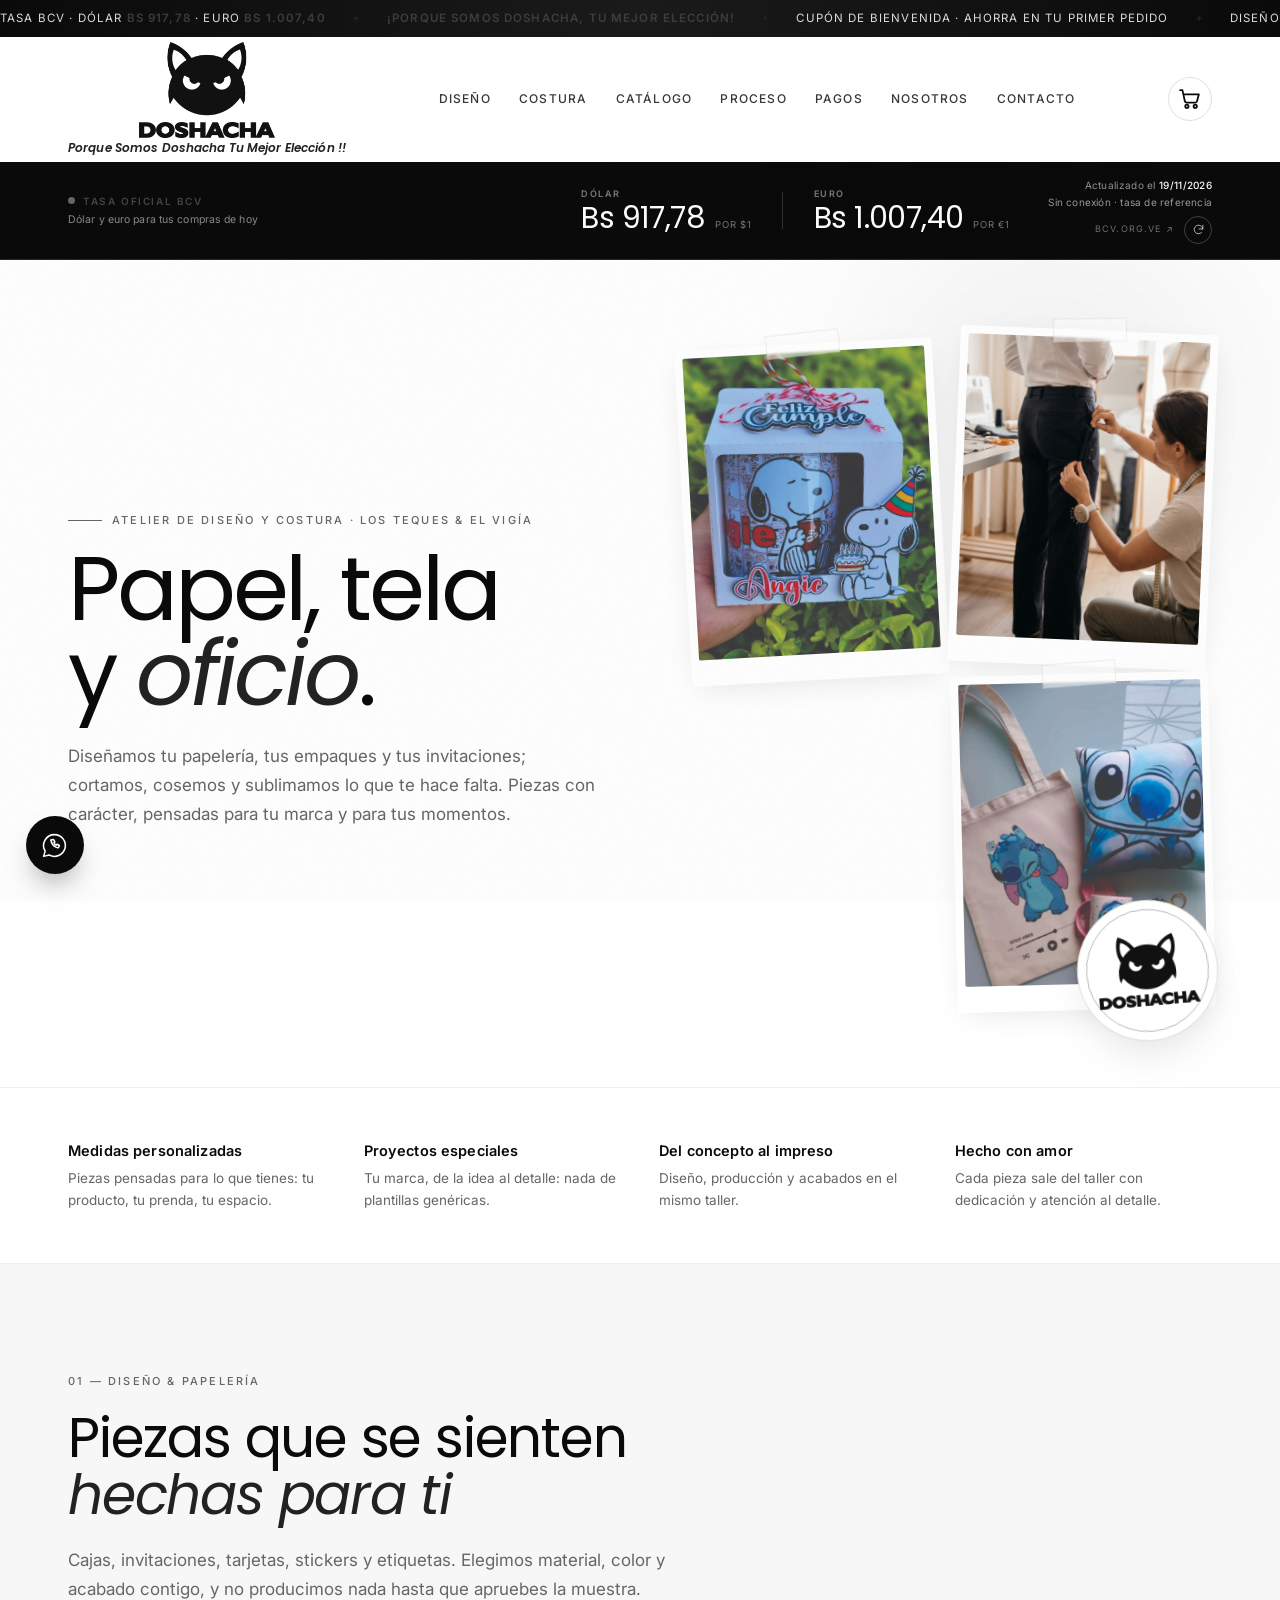
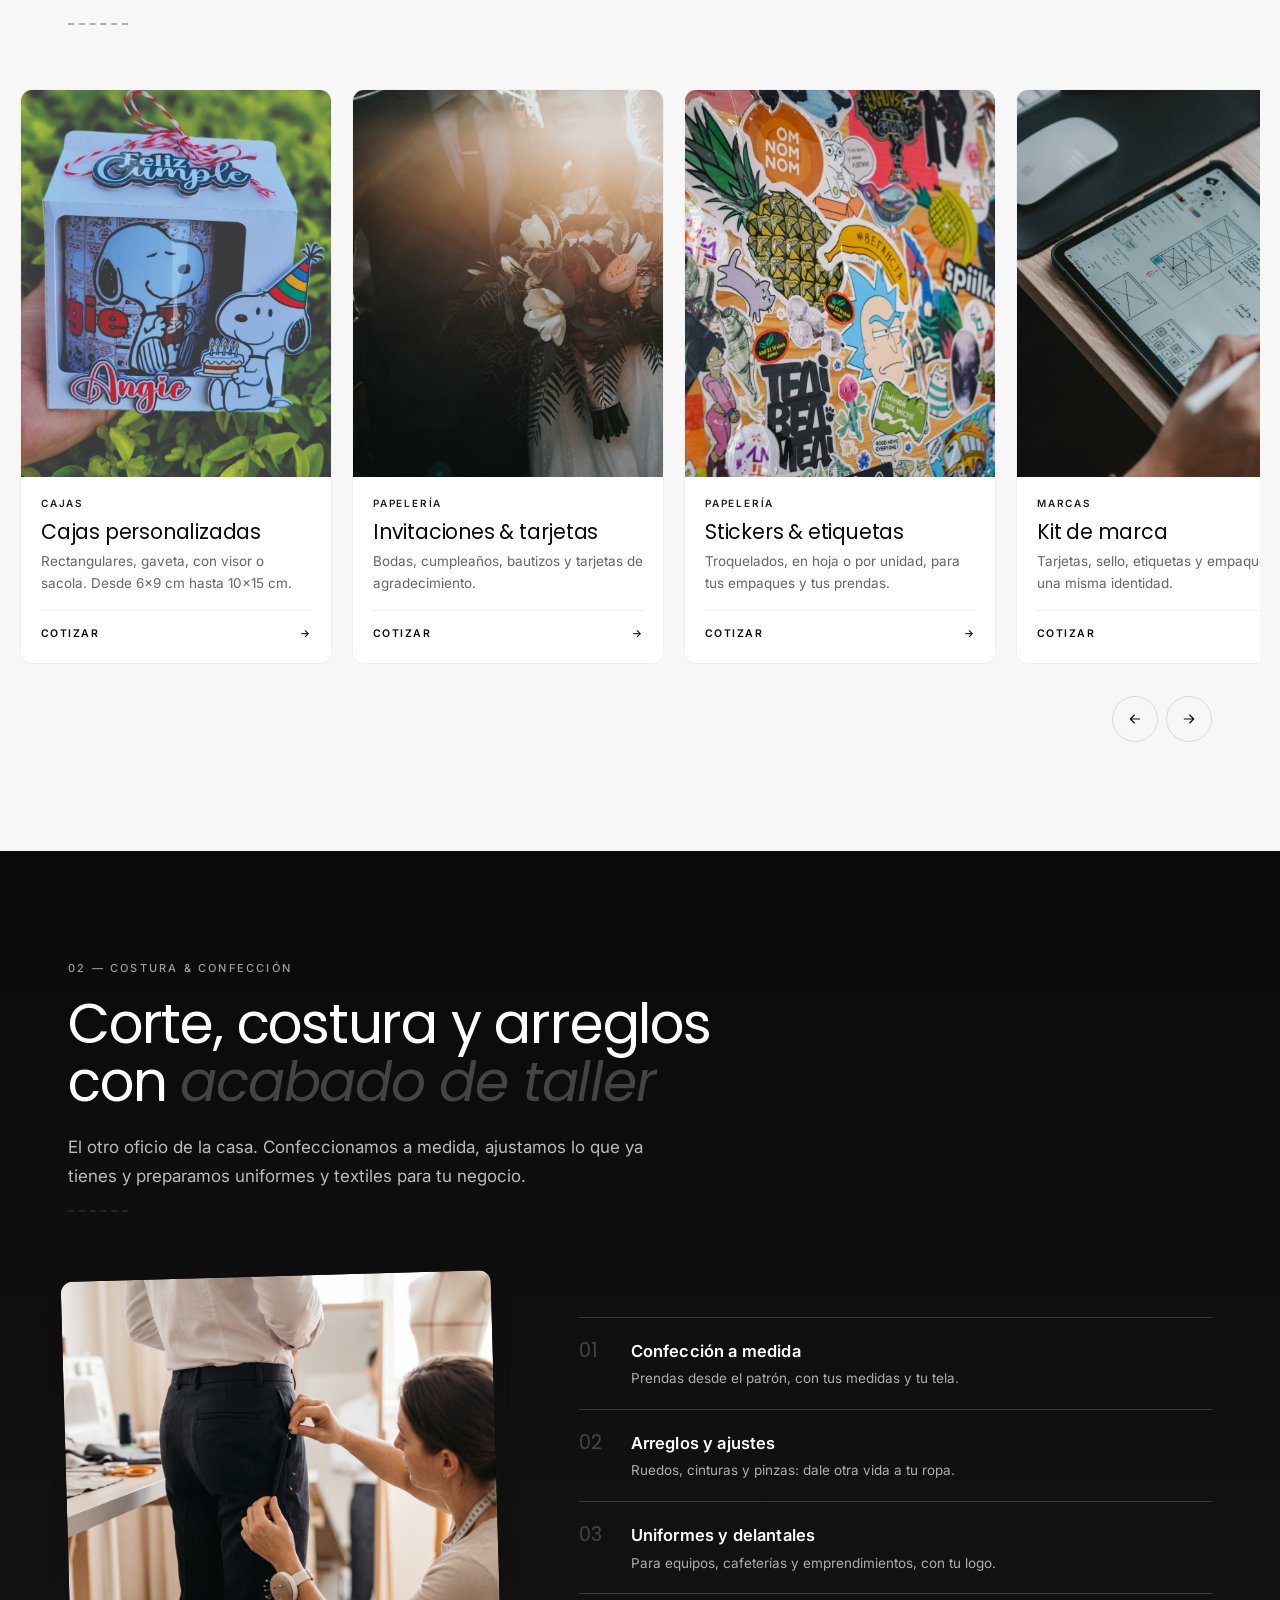
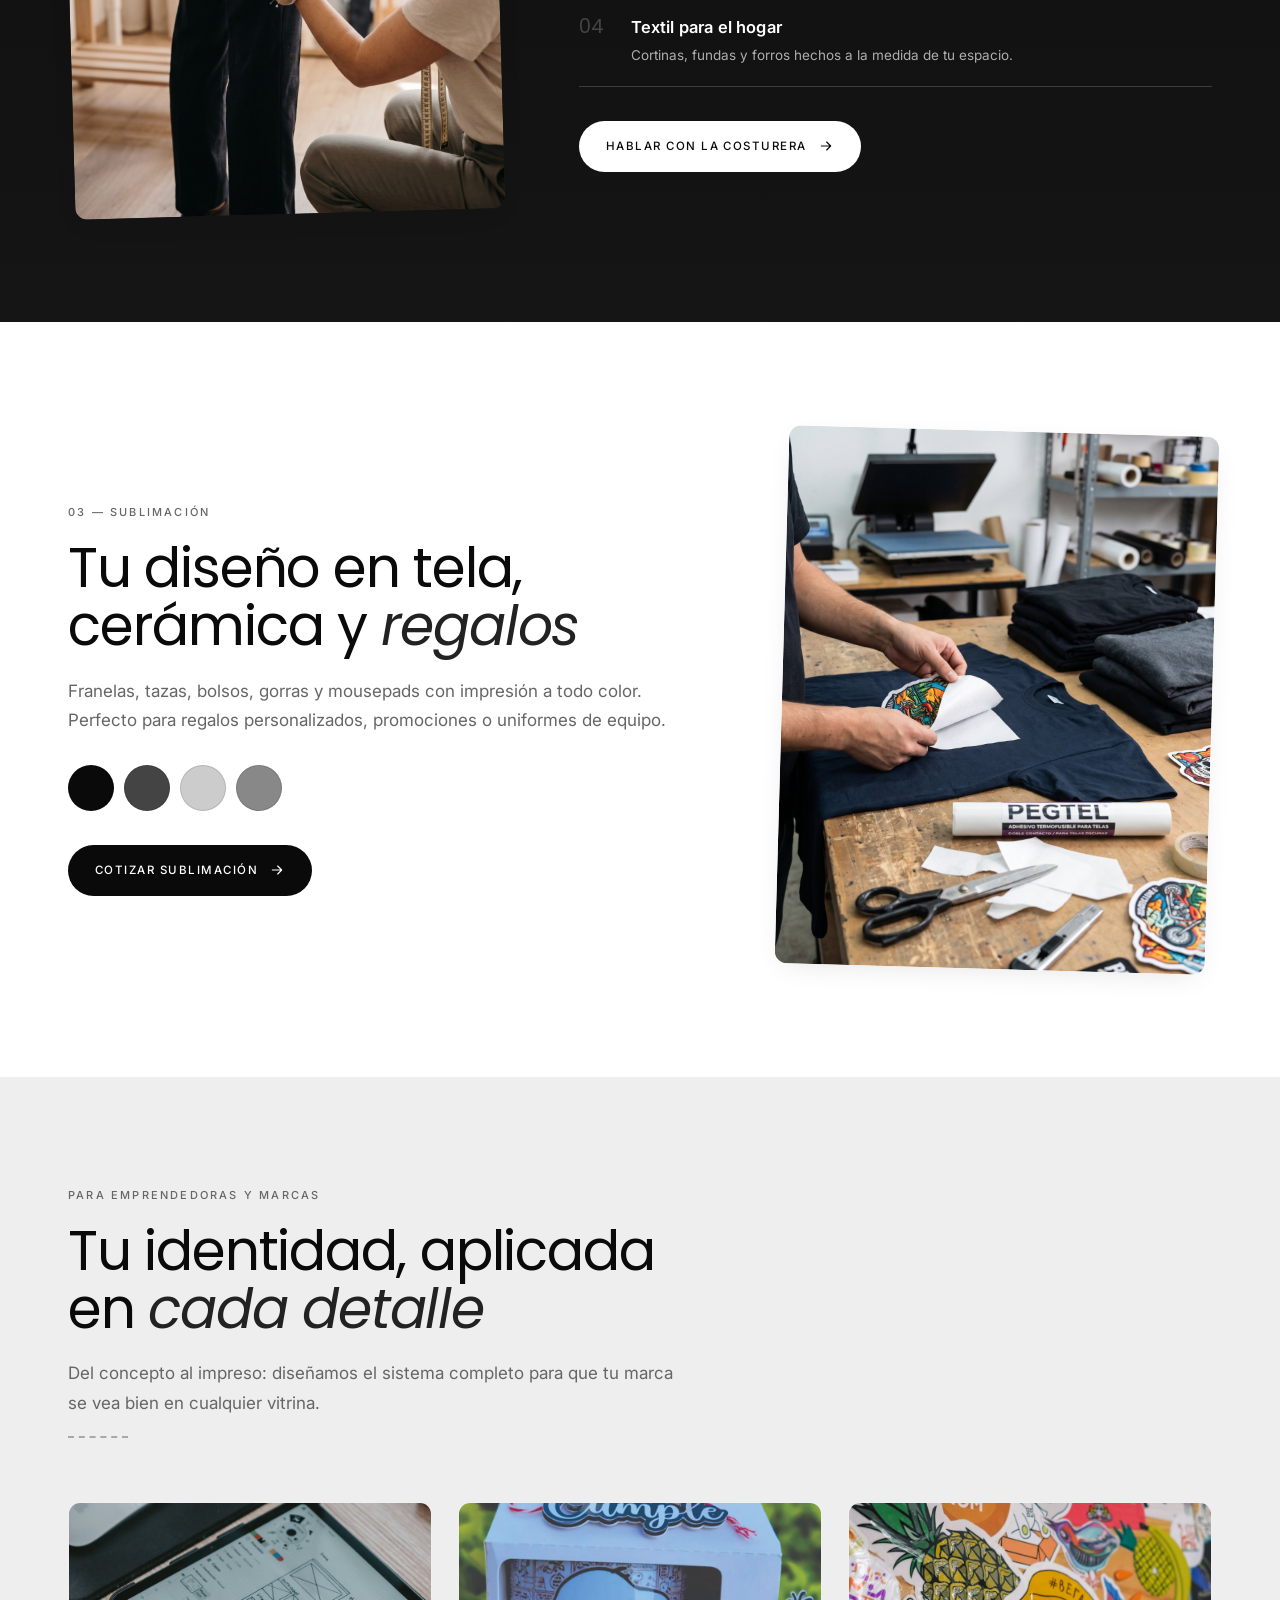
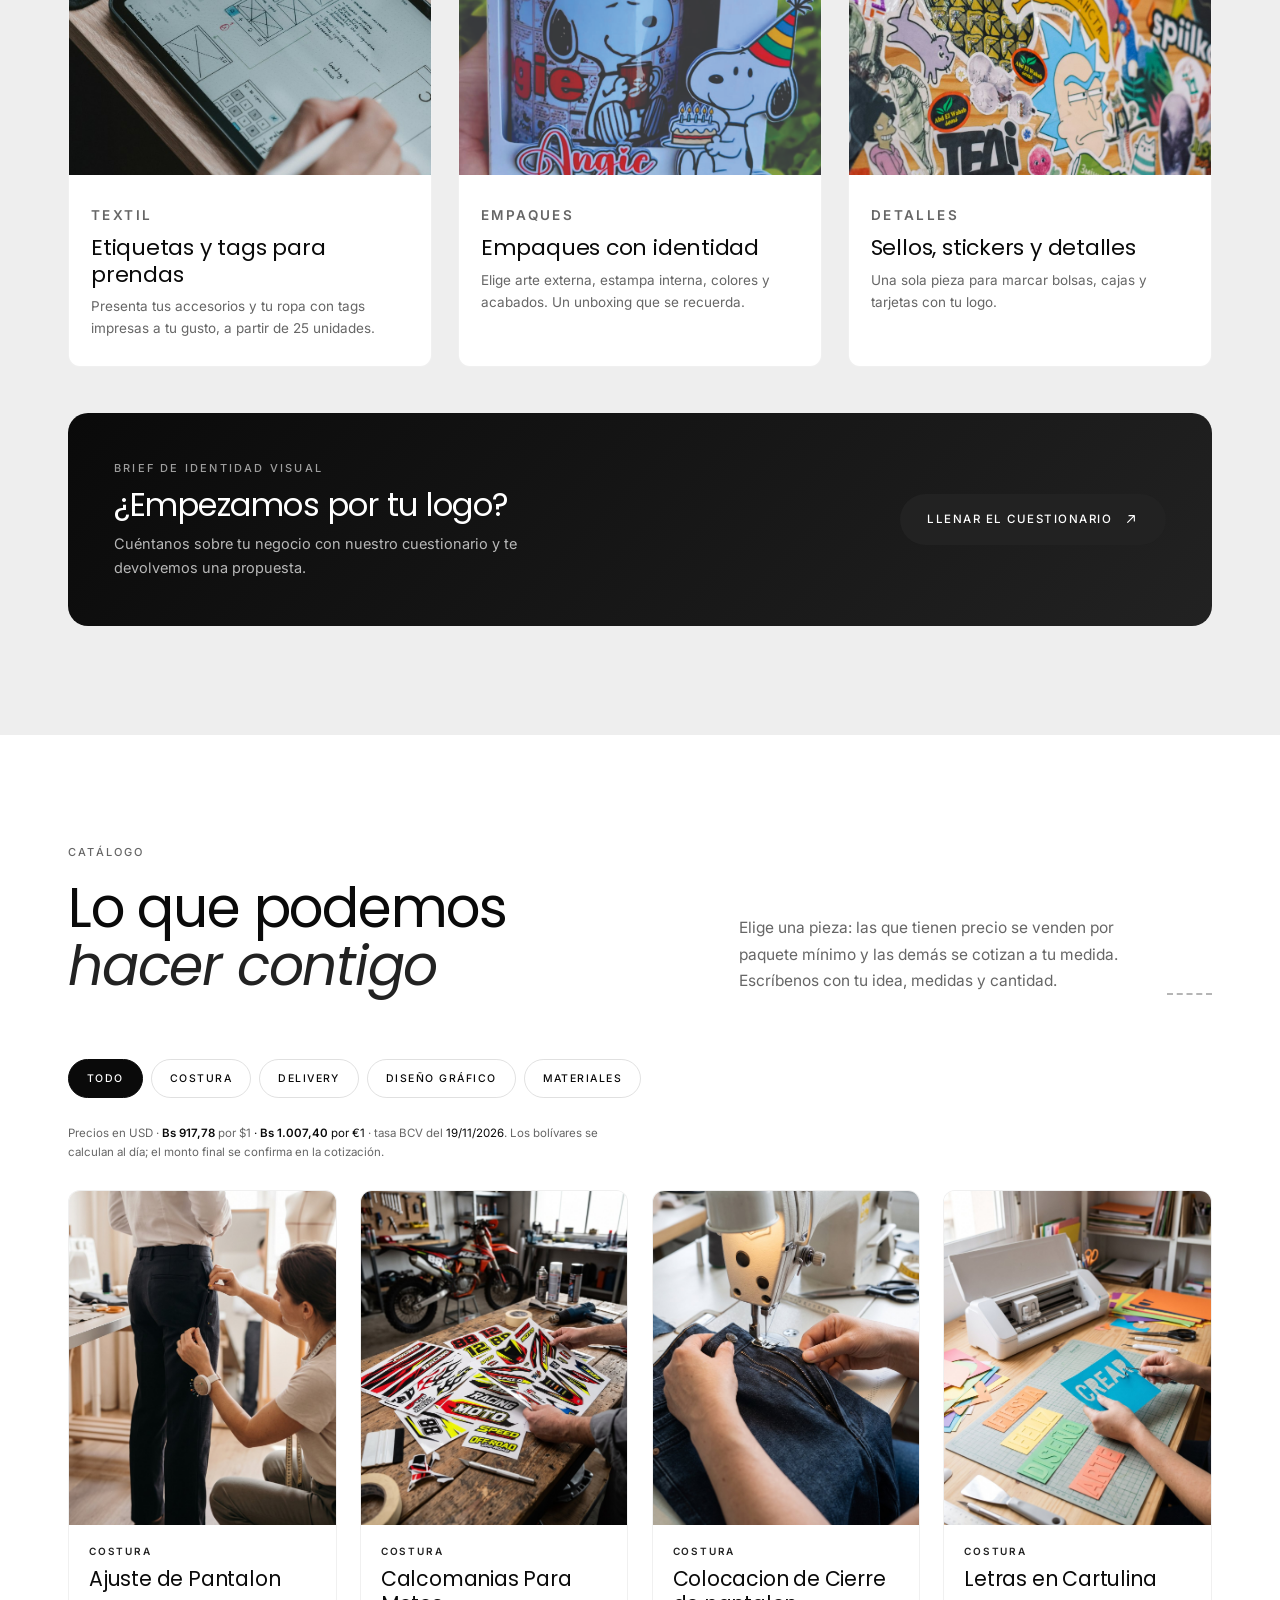
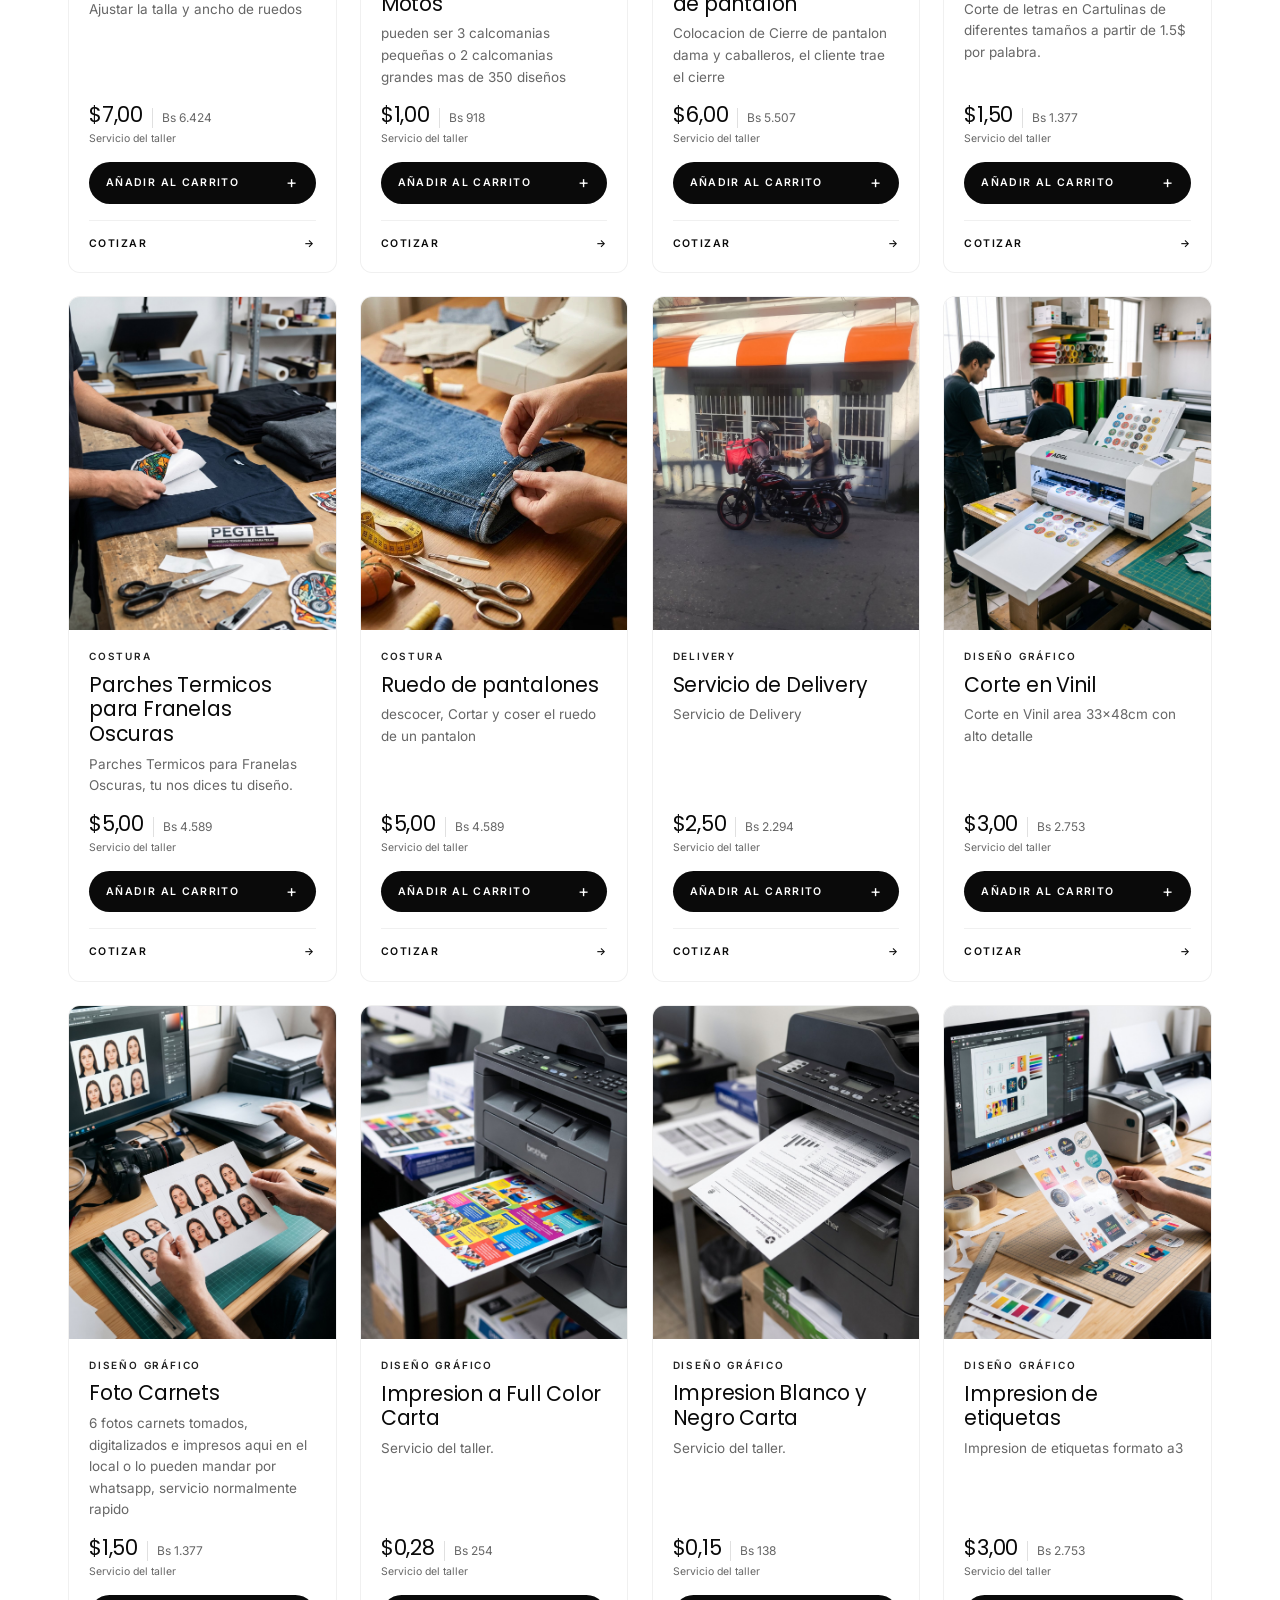
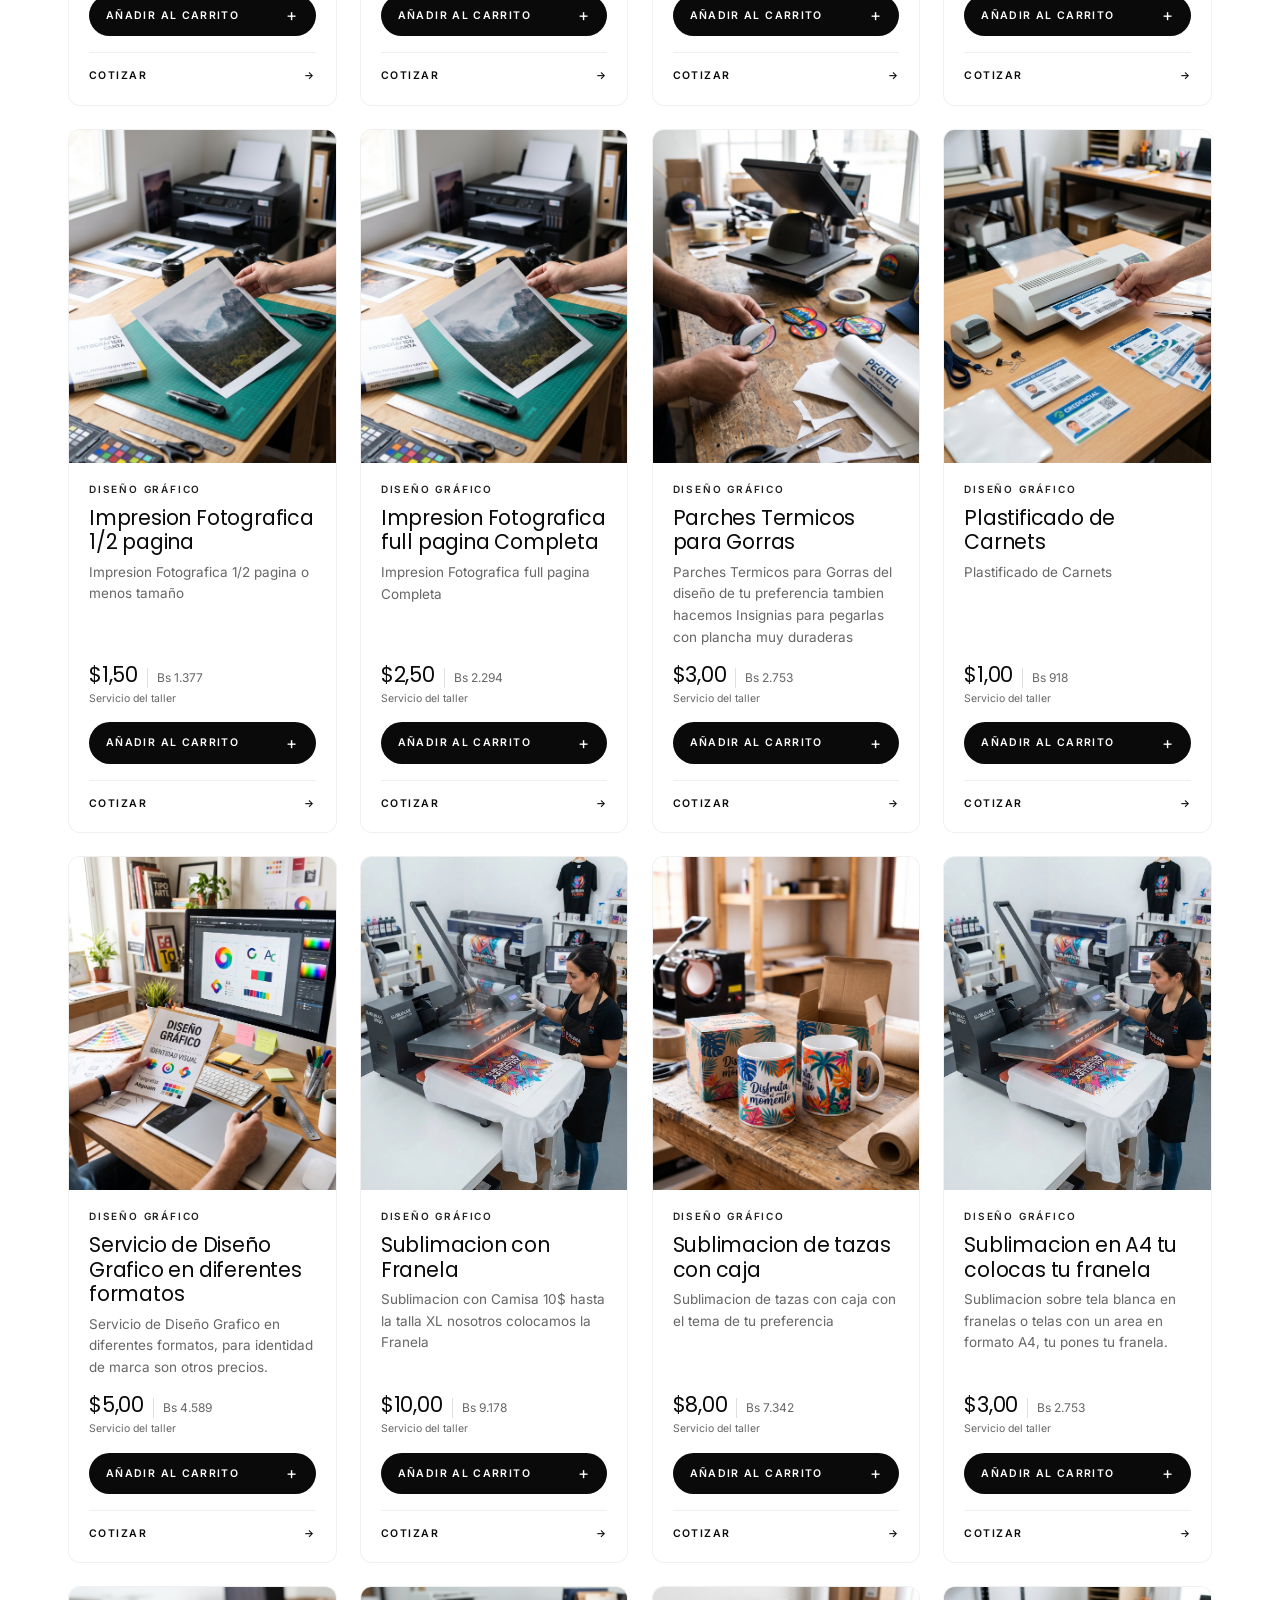
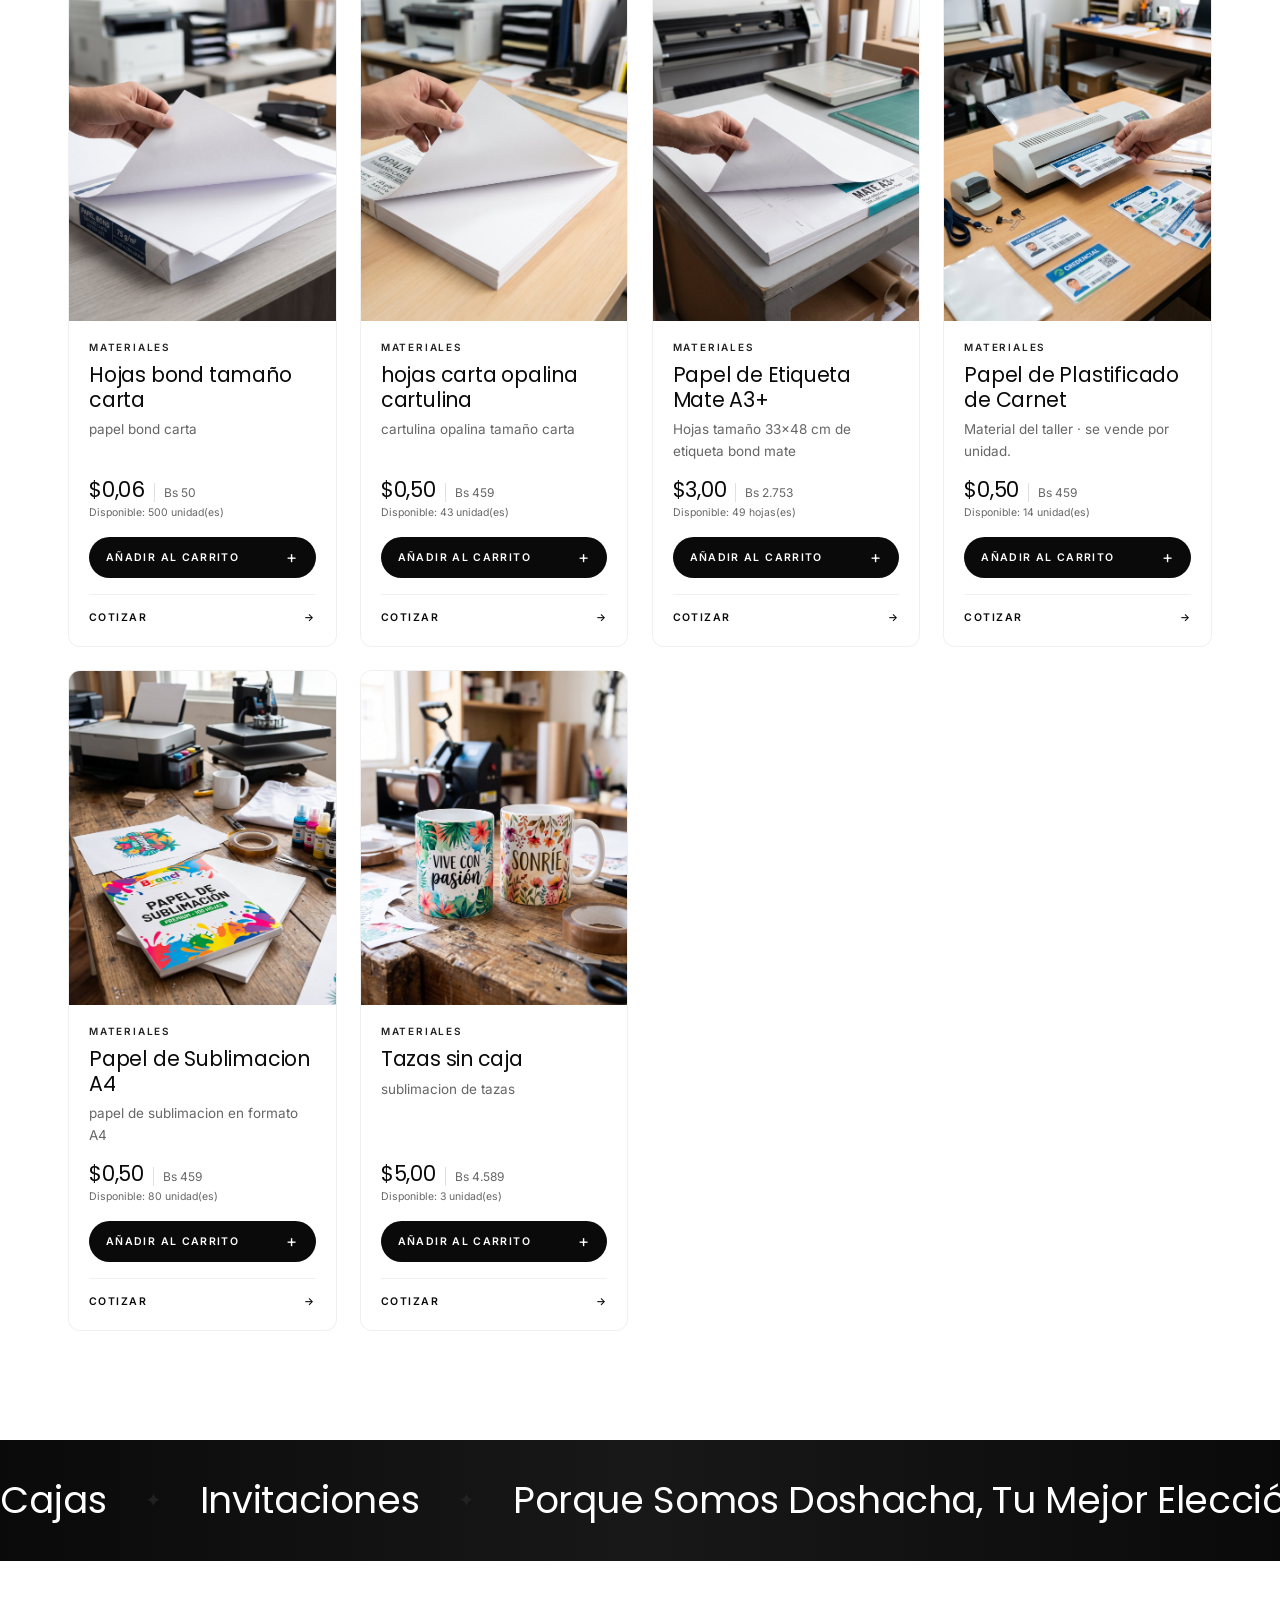
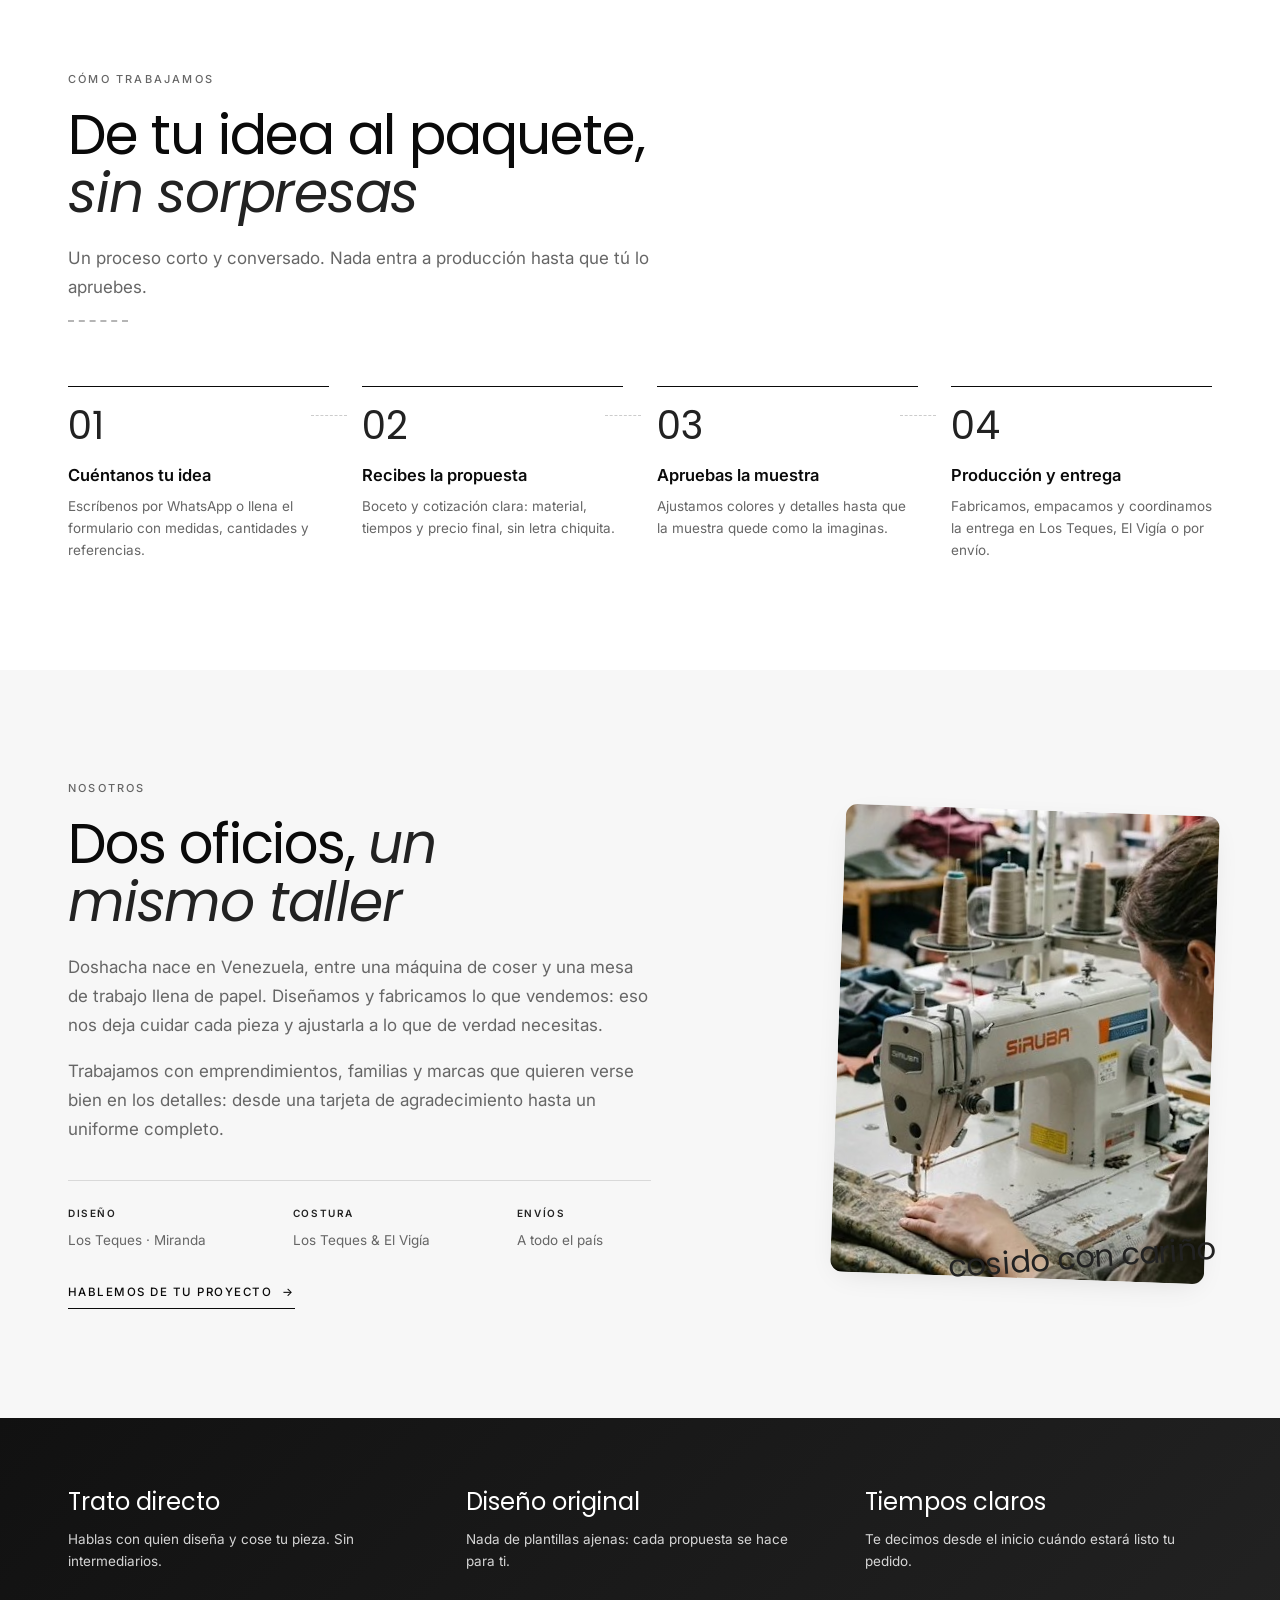
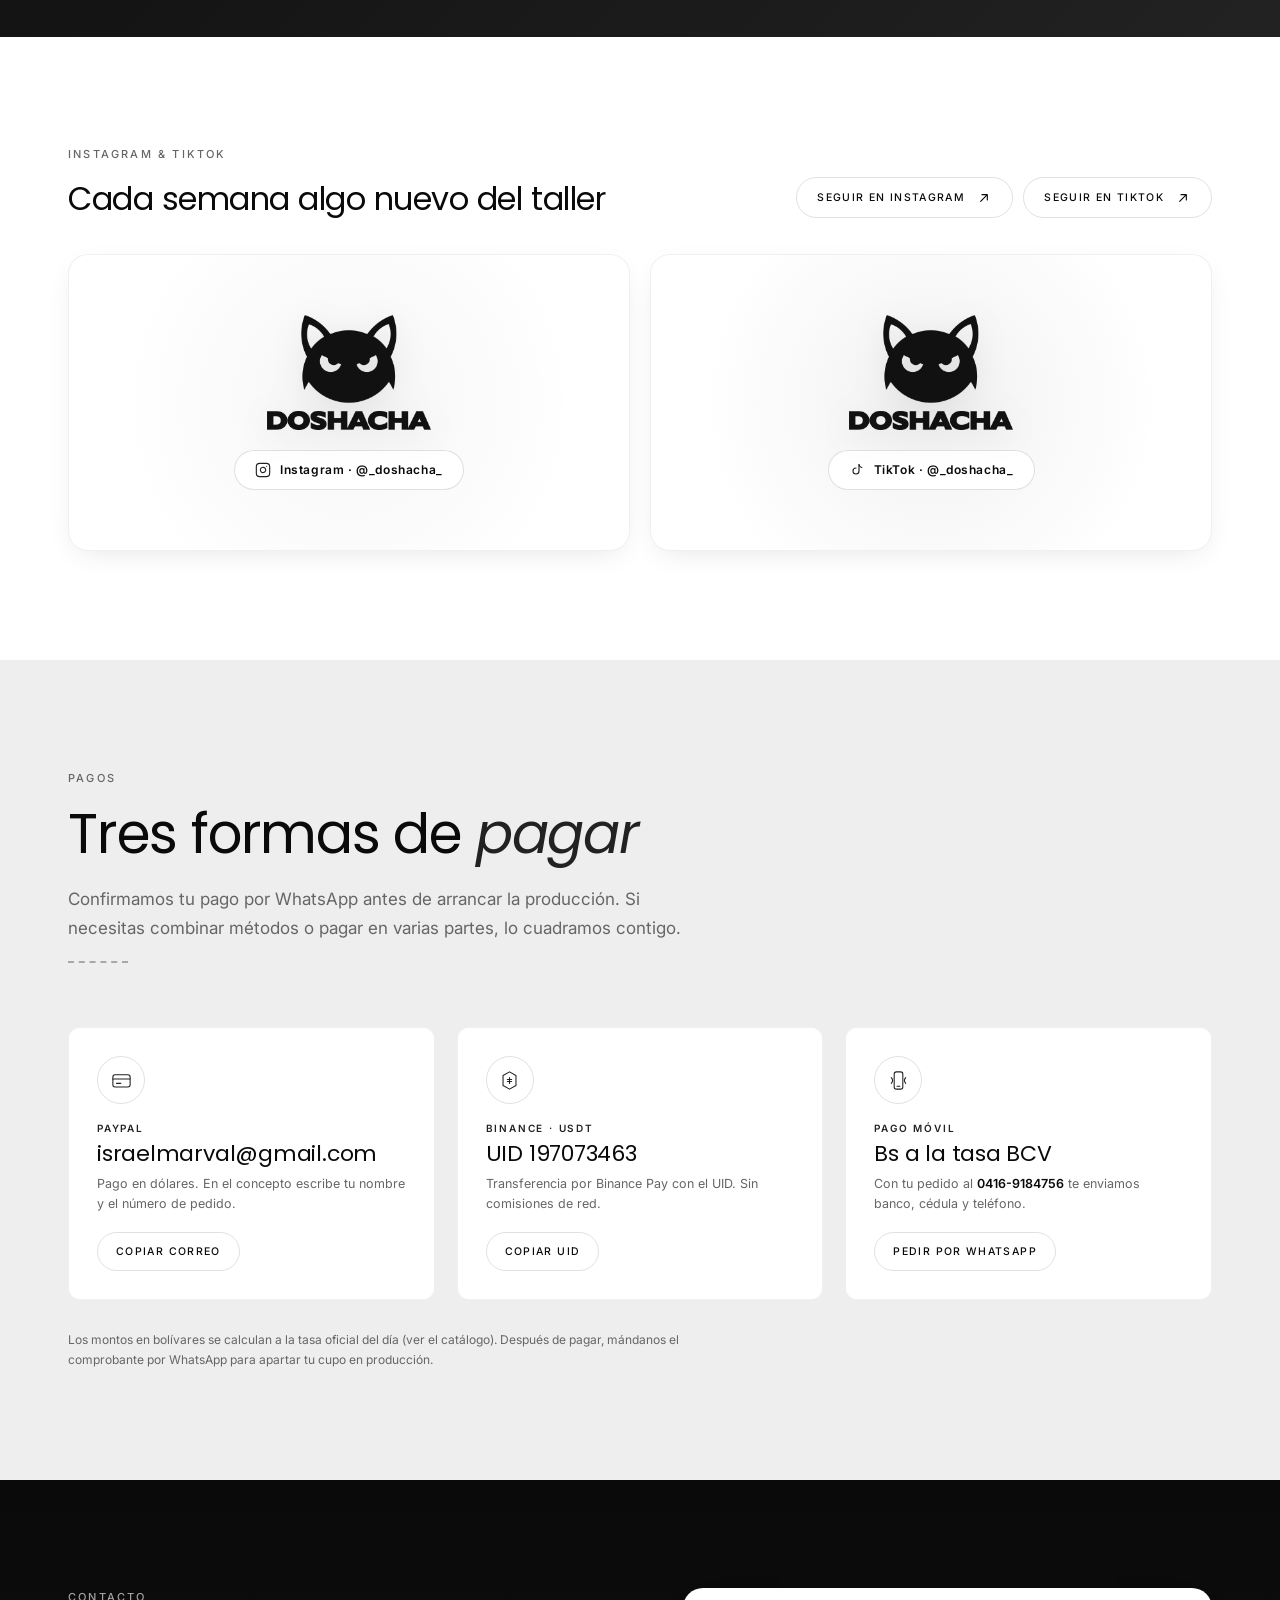
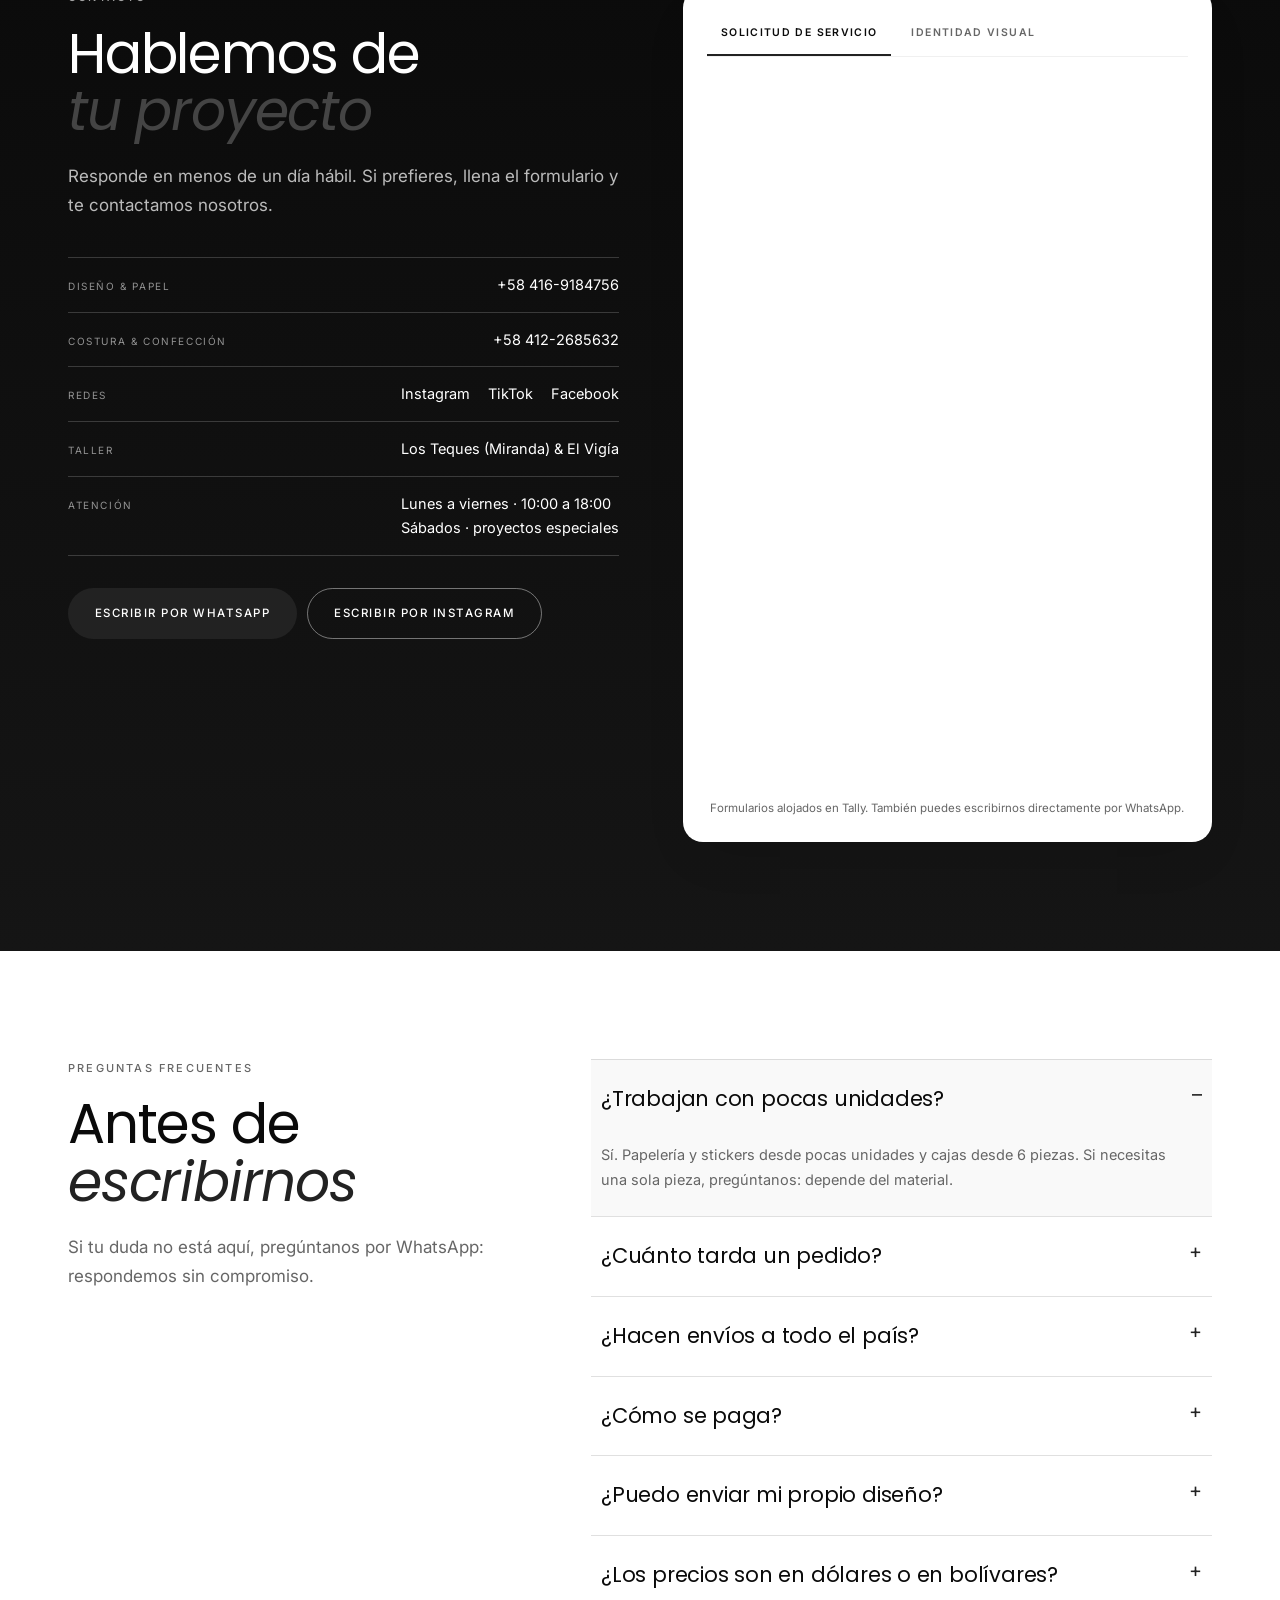
<file: index.html>
<!doctype html>
<html lang="es">
<head>
<meta charset="utf-8">
<meta name="viewport" content="width=device-width, initial-scale=1">
<title>Doshacha — Diseño, costura y sublimación a tu medida</title>
<meta name="google-site-verification" content="fh6dIG-adOJ_NnVVH2rAf3eCHCT3oXkECLjrv2FGBps">
<meta name="description" content="Papelería personalizada, cajas, invitaciones, stickers, sublimación y confección a medida. Un taller de diseño y costura en Los Teques y El Vigía. Envíos a todo el país.">
<meta name="theme-color" content="#ffffff">
<link rel="canonical" href="https://doshacha.github.io/">

<meta property="og:type" content="website">
<meta property="og:url" content="https://doshacha.github.io/">
<meta property="og:locale" content="es_VE">
<meta property="og:site_name" content="Doshacha">
<meta property="og:title" content="Doshacha — Diseño, costura y sublimación a tu medida">
<meta property="og:description" content="Papelería personalizada, empaques, invitaciones, sublimación y confección a medida. Hecho con amor, hecho para ti.">
<meta property="og:image" content="https://doshacha.github.io/assets/img/og-image.jpg">
<meta name="twitter:card" content="summary_large_image">

<link rel="icon" href="assets/img/favicon-64.png" sizes="64x64">
<link rel="apple-touch-icon" href="assets/img/icon-192.png">
<link rel="manifest" href="site.webmanifest">

<link rel="preconnect" href="https://fonts.googleapis.com">
<link rel="preconnect" href="https://fonts.gstatic.com" crossorigin>
<link href="https://fonts.googleapis.com/css2?family=Inter:wght@300;400;500;600&family=Poppins:wght@300;400;500;600&display=swap" rel="stylesheet">
<link rel="stylesheet" href="assets/css/styles.css">

<script type="application/ld+json">
{
  "@context": "https://schema.org",
  "@type": "LocalBusiness",
  "name": "Doshacha",
  "url": "https://doshacha.github.io/",
  "description": "Taller de diseño y costura: papelería personalizada, empaques, invitaciones, sublimación y confección a medida.",
  "image": "https://doshacha.github.io/assets/img/og-image.jpg",
  "telephone": ["+58 416 918 4756", "+58 412 268 5632"],
  "areaServed": ["Los Teques", "El Vigía", "Venezuela"],
  "paymentAccepted": "PayPal, Binance (USDT), Pago Móvil, Transferencia, Efectivo",
  "sameAs": [
    "https://www.instagram.com/_doshacha_",
    "https://www.tiktok.com/@_doshacha_",
    "https://www.facebook.com/61591918619129"
  ],
  "priceRange": "$$"
}
</script>
</head>
<body>
<a class="skip" href="#main">Saltar al contenido</a>
<div class="grain" aria-hidden="true"></div>

<!-- ================= AVISO SUPERIOR ================= -->
<div class="topbar" aria-hidden="false">
  <div class="topbar__track">
    <span class="topbar__item">Tasa BCV · dólar <strong data-tasa>Bs 916,65</strong><span data-tasa-euro-wrap> · euro <strong data-tasa-euro>Bs 1.007,39</strong></span></span>
    <span class="topbar__dot">✦</span>
    <span class="topbar__item"><strong>¡Porque Somos Doshacha, Tu Mejor Elección!</strong></span>
    <span class="topbar__dot">✦</span>
    <span class="topbar__item">Cupón de bienvenida · ahorra en tu primer pedido</span>
    <span class="topbar__dot">✦</span>
    <span class="topbar__item">Diseño · Costura · Sublimación</span>
    <span class="topbar__dot">✦</span>
    <span class="topbar__item">Los Teques &amp; El Vigía</span>
    <span class="topbar__dot">✦</span>
    <span class="topbar__item">Envíos a todo el país</span>
    <span class="topbar__dot">✦</span>
    <span class="topbar__item">Tasa BCV · dólar <strong data-tasa>Bs 916,65</strong><span data-tasa-euro-wrap> · euro <strong data-tasa-euro>Bs 1.007,39</strong></span></span>
    <span class="topbar__dot">✦</span>
    <span class="topbar__item"><strong>¡Porque Somos Doshacha, Tu Mejor Elección!</strong></span>
    <span class="topbar__dot">✦</span>
    <span class="topbar__item">Cupón de bienvenida · ahorra en tu primer pedido</span>
    <span class="topbar__dot">✦</span>
    <span class="topbar__item">Diseño · Costura · Sublimación</span>
    <span class="topbar__dot">✦</span>
    <span class="topbar__item">Los Teques &amp; El Vigía</span>
    <span class="topbar__dot">✦</span>
    <span class="topbar__item">Envíos a todo el país</span>
    <span class="topbar__dot">✦</span>
  </div>
</div>

<!-- ================= HEADER ================= -->
<header class="header" id="header">
  <div class="wrap header__inner">
    <a class="brand" href="#inicio" aria-label="Doshacha, inicio">
      <img class="brand__logo" src="assets/img/logo.png" alt="Doshacha" width="1794" height="1262">
      <span class="brand__slogan">Porque Somos Doshacha Tu Mejor Elección !!</span>
    </a>

    <nav class="nav" aria-label="Navegación principal">
      <a href="#diseno">Diseño</a>
      <a href="#costura">Costura</a>
      <a href="#catalogo">Catálogo</a>
      <a href="#proceso">Proceso</a>
      <a href="#pagos">Pagos</a>
      <a href="#nosotros">Nosotros</a>
      <a href="#contacto">Contacto</a>
    </nav>

    <div class="header__actions">
      <button class="cart-toggle"
              id="cartToggle"
              type="button"
              data-cart-open
              aria-haspopup="dialog"
              aria-controls="cartDrawer"
              aria-label="Abrir carrito de compras"
              title="Carrito de compras">
        <svg viewBox="0 0 24 24" aria-hidden="true" class="ico">
          <path d="M3 4h2.2l2.3 10.4a2 2 0 0 0 2 1.6h7.8a2 2 0 0 0 1.9-1.4L21 8H6"/>
          <circle cx="9.5" cy="19.5" r="1.6"/>
          <circle cx="17.5" cy="19.5" r="1.6"/>
        </svg>
        <span class="cart-toggle__count" id="cartCount" hidden>0</span>
      </button>
      <button class="burger" id="burger" aria-label="Abrir menú" aria-expanded="false" aria-controls="drawer">
        <span></span><span></span>
      </button>
    </div>
  </div>
  <div class="scroll-progress" id="scrollProgress" aria-hidden="true"></div>
</header>

<!-- ================= TASAS BCV ================= -->
<section class="rateboard" id="tasas" aria-label="Tasas oficiales del Banco Central de Venezuela">
  <div class="wrap rateboard__inner">
    <div class="rateboard__intro">
      <span class="rateboard__badge"><span class="rateboard__live" aria-hidden="true"></span> Tasa oficial BCV</span>
      <span class="rateboard__caption">Dólar y euro para tus compras de hoy</span>
    </div>

    <div class="rateboard__rates" aria-live="polite">
      <div class="rateboard__item">
        <span class="rateboard__label">Dólar</span>
        <strong class="rateboard__value" data-tasa>Bs 916,65</strong>
        <span class="rateboard__unit">por $1</span>
      </div>
      <span class="rateboard__divider" aria-hidden="true"></span>
      <div class="rateboard__item" data-tasa-euro-wrap>
        <span class="rateboard__label">Euro</span>
        <strong class="rateboard__value" data-tasa-euro>Bs 1.007,39</strong>
        <span class="rateboard__unit">por €1</span>
      </div>
    </div>

    <div class="rateboard__meta">
      <div class="rateboard__stamp">
        <span class="rateboard__date">Actualizado el <b data-fecha>18/11/2026</b></span>
        <span class="rateboard__status" data-tasa-estado role="status" aria-live="polite">Consultando el BCV…</span>
      </div>
      <div class="rateboard__tools">
        <a class="rateboard__link" href="https://www.bcv.org.ve/" target="_blank" rel="noopener">bcv.org.ve <span aria-hidden="true">↗</span></a>
        <button class="rateboard__refresh" type="button" data-tasa-refresh aria-label="Actualizar las tasas del BCV" title="Actualizar las tasas">
          <svg viewBox="0 0 24 24" aria-hidden="true"><path d="M20 11a8 8 0 1 0-2.3 6.7"/><path d="M20 4v7h-7"/></svg>
        </button>
      </div>
    </div>
  </div>
</section>

<!-- ================= MENÚ MÓVIL ================= -->
<div class="drawer" id="drawer" aria-hidden="true">
  <nav class="drawer__nav" aria-label="Navegación móvil">
    <a href="#diseno"><span>01</span>Diseño &amp; Papelería</a>
    <a href="#costura"><span>02</span>Costura &amp; Confección</a>
    <a href="#sublimacion"><span>03</span>Sublimación</a>
    <a href="#catalogo"><span>04</span>Catálogo</a>
    <a href="#proceso"><span>05</span>Cómo trabajamos</a>
    <a href="#pagos"><span>06</span>Pagos</a>
    <a href="#nosotros"><span>07</span>Nosotros</a>
    <a href="#contacto"><span>08</span>Contacto</a>
  </nav>
  <div class="drawer__foot">
    <p class="drawer__slogan">Porque Somos Doshacha · Tu Mejor Elección !!</p>
    <a class="btn btn--clay" href="https://wa.me/584169184756" target="_blank" rel="noopener">WhatsApp Diseño · 0416-9184756</a>
    <a class="btn btn--line" href="https://wa.me/584122685632" target="_blank" rel="noopener">WhatsApp Costura · 0412-2685632</a>
    <div class="drawer__social">
      <a href="https://www.instagram.com/_doshacha_" target="_blank" rel="noopener">Instagram</a>
      <a href="https://www.tiktok.com/@_doshacha_" target="_blank" rel="noopener">TikTok</a>
      <a href="https://www.facebook.com/61591918619129" target="_blank" rel="noopener">Facebook</a>
    </div>
  </div>
</div>

<main id="main">

<!-- ================= HERO ================= -->
<section class="hero" id="inicio">
  <div class="wrap hero__grid">
    <div class="hero__copy">
      <p class="eyebrow eyebrow--line">Atelier de diseño y costura · Los Teques &amp; El Vigía</p>
      <h1 class="hero__title">Papel, tela y <em>oficio</em>.</h1>
      <p class="lede">
        Diseñamos tu papelería, tus empaques y tus invitaciones; cortamos, cosemos y sublimamos lo que
        te hace falta. Piezas con carácter, pensadas para tu marca y para tus momentos.
      </p>

    </div>

    <div class="hero__art">
      <figure class="poster poster--a" aria-hidden="true"><img src="assets/img/fotos/cajas.jpg" alt="" width="900" height="1125"></figure>
      <figure class="poster poster--b" aria-hidden="true"><img src="assets/img/fotos/srv-14b3865d37394d0f91ceeed867fe65cd.jpg" alt="" width="900" height="1125"></figure>
      <figure class="poster poster--c" aria-hidden="true"><img src="assets/img/fotos/evento.jpg" alt="" width="900" height="1125"></figure>
      <figure class="hero__signature">
        <img src="assets/img/logo.png" alt="Doshacha" width="1794" height="1262">
      </figure>
    </div>
  </div>
</section>

<!-- ================= BENEFICIOS ================= -->
<section class="benefits" aria-label="Lo que nos distingue">
  <div class="wrap benefits__grid">
    <div class="benefit">
      <h3>Medidas personalizadas</h3>
      <p>Piezas pensadas para lo que tienes: tu producto, tu prenda, tu espacio.</p>
    </div>
    <div class="benefit">
      <h3>Proyectos especiales</h3>
      <p>Tu marca, de la idea al detalle: nada de plantillas genéricas.</p>
    </div>
    <div class="benefit">
      <h3>Del concepto al impreso</h3>
      <p>Diseño, producción y acabados en el mismo taller.</p>
    </div>
    <div class="benefit">
      <h3>Hecho con amor</h3>
      <p>Cada pieza sale del taller con dedicación y atención al detalle.</p>
    </div>
  </div>
</section>

<!-- ================= DISEÑO ================= -->
<section class="sec sec--paper" id="diseno">
  <div class="wrap">
    <div class="sec__head">
      <p class="eyebrow">01 — Diseño &amp; Papelería</p>
      <h2 class="h2">Piezas que se sienten <em>hechas para ti</em></h2>
      <p class="lede lede--narrow">
        Cajas, invitaciones, tarjetas, stickers y etiquetas. Elegimos material, color y acabado contigo,
        y no producimos nada hasta que apruebes la muestra.
      </p>
    </div>

    <div class="rail" data-rail>
      <article class="pcard">
        <a class="pcard__media" href="#catalogo"><img src="assets/img/fotos/cajas.jpg" alt="Cajas personalizadas con lazo y etiqueta" loading="lazy" width="900" height="1125"></a>
        <div class="pcard__body">
          <p class="pcard__cat">Cajas</p>
          <h3 class="pcard__title">Cajas personalizadas</h3>
          <p class="pcard__desc">Rectangulares, gaveta, con visor o sacola. Desde 6×9 cm hasta 10×15 cm.</p>
          <a class="pcard__cta" href="https://wa.me/584169184756?text=Hola%2C%20quiero%20cotizar%20cajas%20personalizadas." target="_blank" rel="noopener">Cotizar <span aria-hidden="true">→</span></a>
        </div>
      </article>

      <article class="pcard">
        <a class="pcard__media" href="#catalogo"><img src="assets/img/fotos/invitaciones.jpg" alt="Invitaciones y tarjetas impresas" loading="lazy" width="900" height="1125"></a>
        <div class="pcard__body">
          <p class="pcard__cat">Papelería</p>
          <h3 class="pcard__title">Invitaciones &amp; tarjetas</h3>
          <p class="pcard__desc">Bodas, cumpleaños, bautizos y tarjetas de agradecimiento.</p>
          <a class="pcard__cta" href="https://wa.me/584169184756?text=Hola%2C%20quiero%20cotizar%20invitaciones." target="_blank" rel="noopener">Cotizar <span aria-hidden="true">→</span></a>
        </div>
      </article>

      <article class="pcard">
        <a class="pcard__media" href="#catalogo"><img src="assets/img/fotos/stickers.jpg" alt="Stickers troquelados de Doshacha" loading="lazy" width="900" height="1125"></a>
        <div class="pcard__body">
          <p class="pcard__cat">Papelería</p>
          <h3 class="pcard__title">Stickers &amp; etiquetas</h3>
          <p class="pcard__desc">Troquelados, en hoja o por unidad, para tus empaques y tus prendas.</p>
          <a class="pcard__cta" href="https://wa.me/584169184756?text=Hola%2C%20quiero%20cotizar%20stickers%20o%20etiquetas." target="_blank" rel="noopener">Cotizar <span aria-hidden="true">→</span></a>
        </div>
      </article>

      <article class="pcard">
        <a class="pcard__media" href="#catalogo"><img src="assets/img/fotos/marca.jpg" alt="Kit de identidad visual para marcas" loading="lazy" width="900" height="1125"></a>
        <div class="pcard__body">
          <p class="pcard__cat">Marcas</p>
          <h3 class="pcard__title">Kit de marca</h3>
          <p class="pcard__desc">Tarjetas, sello, etiquetas y empaque con una misma identidad.</p>
          <a class="pcard__cta" href="https://wa.me/584169184756?text=Hola%2C%20quiero%20cotizar%20un%20kit%20de%20marca." target="_blank" rel="noopener">Cotizar <span aria-hidden="true">→</span></a>
        </div>
      </article>

      <article class="pcard">
        <a class="pcard__media" href="#catalogo"><img src="assets/img/fotos/evento.jpg" alt="Detalles y souvenirs para eventos" loading="lazy" width="900" height="1125"></a>
        <div class="pcard__body">
          <p class="pcard__cat">Papelería</p>
          <h3 class="pcard__title">Detalles &amp; souvenirs</h3>
          <p class="pcard__desc">Recuerdos y papelería coordinada para tu celebración.</p>
          <a class="pcard__cta" href="https://wa.me/584169184756?text=Hola%2C%20quiero%20cotizar%20detalles%20para%20un%20evento." target="_blank" rel="noopener">Cotizar <span aria-hidden="true">→</span></a>
        </div>
      </article>
    </div>

    <div class="rail__nav">
      <button class="rail__btn" data-rail-prev aria-label="Anterior"><svg viewBox="0 0 24 24" class="ico"><path d="M19 12H5M11 18l-6-6 6-6"/></svg></button>
      <button class="rail__btn" data-rail-next aria-label="Siguiente"><svg viewBox="0 0 24 24" class="ico"><path d="M5 12h14M13 6l6 6-6 6"/></svg></button>
    </div>
  </div>
</section>


<!-- ================= COSTURA ================= -->
<section class="sec sec--ink" id="costura">
  <div class="wrap">
    <div class="sec__head sec__head--light">
      <p class="eyebrow">02 — Costura &amp; Confección</p>
      <h2 class="h2">Corte, costura y arreglos con <em>acabado de taller</em></h2>
      <p class="lede lede--narrow">
        El otro oficio de la casa. Confeccionamos a medida, ajustamos lo que ya tienes y preparamos
        uniformes y textiles para tu negocio.
      </p>
    </div>

    <div class="feature__grid feature__grid--ink">
      <div class="feature__media feature__media--dark">
        <img src="assets/img/fotos/srv-14b3865d37394d0f91ceeed867fe65cd.jpg" alt="Hilo, botones y tela: costura a medida" loading="lazy" width="900" height="1125">
      </div>
      <div class="feature__copy">
        <ul class="sew">
          <li>
            <span class="sew__n">01</span>
            <div>
              <h3>Confección a medida</h3>
              <p>Prendas desde el patrón, con tus medidas y tu tela.</p>
            </div>
          </li>
          <li>
            <span class="sew__n">02</span>
            <div>
              <h3>Arreglos y ajustes</h3>
              <p>Ruedos, cinturas y pinzas: dale otra vida a tu ropa.</p>
            </div>
          </li>
          <li>
            <span class="sew__n">03</span>
            <div>
              <h3>Uniformes y delantales</h3>
              <p>Para equipos, cafeterías y emprendimientos, con tu logo.</p>
            </div>
          </li>
          <li>
            <span class="sew__n">04</span>
            <div>
              <h3>Textil para el hogar</h3>
              <p>Cortinas, fundas y forros hechos a la medida de tu espacio.</p>
            </div>
          </li>
        </ul>
        <a class="btn btn--paper" href="https://wa.me/584122685632?text=Hola%20Doshacha%2C%20quiero%20informaci%C3%B3n%20de%20costura." target="_blank" rel="noopener">
          Hablar con la costurera
          <svg viewBox="0 0 24 24" class="ico" aria-hidden="true"><path d="M5 12h14M13 6l6 6-6 6"/></svg>
        </a>
      </div>
    </div>
  </div>
</section>

<!-- ================= SUBLIMACIÓN ================= -->
<section class="sec" id="sublimacion">
  <div class="wrap feature__grid feature__grid--reverse">
    <div class="feature__media">
      <img src="assets/img/fotos/srv-0dd6b23086984f788748d977c7ba8c94.jpg" alt="Taza, bolso y muestras de color sublimadas" loading="lazy" width="900" height="1125">
    </div>
    <div class="feature__copy">
      <p class="eyebrow">03 — Sublimación</p>
      <h2 class="h2">Tu diseño en tela, cerámica y <em>regalos</em></h2>
      <p class="lede">
        Franelas, tazas, bolsos, gorras y mousepads con impresión a todo color. Perfecto para
        regalos personalizados, promociones o uniformes de equipo.
      </p>
      <div class="swatches" aria-hidden="true">
        <span style="--c:#0a0a0a"></span><span style="--c:#444444"></span><span style="--c:#cccccc"></span><span style="--c:#888888"></span>
      </div>
      <a class="btn btn--dark" href="https://wa.me/584169184756?text=Hola%2C%20quiero%20cotizar%20sublimaci%C3%B3n." target="_blank" rel="noopener">
        Cotizar sublimación
        <svg viewBox="0 0 24 24" class="ico" aria-hidden="true"><path d="M5 12h14M13 6l6 6-6 6"/></svg>
      </a>
    </div>
  </div>
</section>

<!-- ================= PARA MARCAS ================= -->
<section class="sec sec--sand" id="marcas">
  <div class="wrap">
    <div class="sec__head">
      <p class="eyebrow">Para emprendedoras y marcas</p>
      <h2 class="h2">Tu identidad, aplicada en <em>cada detalle</em></h2>
      <p class="lede lede--narrow">Del concepto al impreso: diseñamos el sistema completo para que tu marca se vea bien en cualquier vitrina.</p>
    </div>

    <div class="cards3">
      <article class="bcard">
        <img src="assets/img/fotos/marca.jpg" alt="Etiquetas y tags para prendas" loading="lazy" width="900" height="1125">
        <div class="bcard__body">
          <p class="bcard__cat">Textil</p>
          <h3>Etiquetas y tags para prendas</h3>
          <p>Presenta tus accesorios y tu ropa con tags impresas a tu gusto, a partir de 25 unidades.</p>
        </div>
      </article>
      <article class="bcard">
        <img src="assets/img/fotos/cajas.jpg" alt="Empaques con identidad de marca" loading="lazy" width="900" height="1125">
        <div class="bcard__body">
          <p class="bcard__cat">Empaques</p>
          <h3>Empaques con identidad</h3>
          <p>Elige arte externa, estampa interna, colores y acabados. Un unboxing que se recuerda.</p>
        </div>
      </article>
      <article class="bcard">
        <img src="assets/img/fotos/stickers.jpg" alt="Sellos y detalles de marca" loading="lazy" width="900" height="1125">
        <div class="bcard__body">
          <p class="bcard__cat">Detalles</p>
          <h3>Sellos, stickers y detalles</h3>
          <p>Una sola pieza para marcar bolsas, cajas y tarjetas con tu logo.</p>
        </div>
      </article>
    </div>

    <div class="banner-cta">
      <div>
        <p class="eyebrow">Brief de identidad visual</p>
        <h3 class="h3">¿Empezamos por tu logo?</h3>
        <p>Cuéntanos sobre tu negocio con nuestro cuestionario y te devolvemos una propuesta.</p>
      </div>
      <a class="btn btn--clay" href="https://tally.so/r/rj4jpv" target="_blank" rel="noopener">Llenar el cuestionario <svg viewBox="0 0 24 24" class="ico" aria-hidden="true"><path d="M7 17L17 7M9 7h8v8"/></svg></a>
    </div>
  </div>
</section>

<!-- ================= CATÁLOGO ================= -->
<section class="sec" id="catalogo">
  <div class="wrap">
    <div class="sec__head sec__head--row">
      <div>
        <p class="eyebrow">Catálogo</p>
        <h2 class="h2">Lo que podemos <em>hacer contigo</em></h2>
      </div>
      <p class="lede lede--narrow">Elige una pieza: las que tienen precio se venden por paquete mínimo y las demás se cotizan a tu medida. Escríbenos con tu idea, medidas y cantidad.</p>
    </div>

    <div class="filters" role="group" aria-label="Filtrar catálogo">
      <button class="chip is-active" data-filter="all" aria-pressed="true">Todo</button>
      <button class="chip" data-filter="papeleria" aria-pressed="false">Papelería</button>
      <button class="chip" data-filter="cajas" aria-pressed="false">Cajas</button>
      <button class="chip" data-filter="textil" aria-pressed="false">Textil</button>
      <button class="chip" data-filter="sublimacion" aria-pressed="false">Sublimación</button>
    </div>

    <p class="rate">Precios en USD · <b data-tasa>Bs 916,65</b> por $1<span data-tasa-euro-wrap> · <b data-tasa-euro>Bs 1.007,39</b> por €1</span> · tasa BCV del <span data-fecha>18/11/2026</span>. Los bolívares se calculan al día; el monto final se confirma en la cotización.</p>

    <div class="catalog" id="catalog">
      <article class="pcard" data-cat="cajas">
        <div class="pcard__media"><img src="assets/img/fotos/cajas.jpg" alt="Caja rectangular personalizada" loading="lazy" width="900" height="1125"></div>
        <div class="pcard__body">
          <p class="pcard__cat">Cajas</p>
          <h3 class="pcard__title">Caja rectangular 10×15×5</h3>
          <p class="pcard__desc">Con tapa, arte externo y estampa interna opcional.</p>
          <div class="pcard__price"><span class="pcard__usd">$34,00</span><span class="pcard__bs" data-usd="34.0">Bs 30.995</span></div>
          <p class="pcard__pack">Pack de 25 · $1,36 c/u</p>
          <a class="pcard__cta" href="https://wa.me/584169184756?text=Hola%2C%20me%20interesa%20la%20caja%2010x15x5." target="_blank" rel="noopener">Cotizar <span aria-hidden="true">→</span></a>
        </div>
      </article>

      <article class="pcard" data-cat="cajas">
        <div class="pcard__media"><img src="assets/img/fotos/evento.jpg" alt="Caja gaveta personalizada" loading="lazy" width="900" height="1125"></div>
        <div class="pcard__body">
          <p class="pcard__cat">Cajas</p>
          <h3 class="pcard__title">Caja gaveta</h3>
          <p class="pcard__desc">El formato que sorprende: se desliza al abrir.</p>
          <div class="pcard__price"><span class="pcard__usd">$37,25</span><span class="pcard__bs" data-usd="37.25">Bs 33.958</span></div>
          <p class="pcard__pack">Pack de 25 · $1,49 c/u</p>
          <a class="pcard__cta" href="https://wa.me/584169184756?text=Hola%2C%20me%20interesa%20la%20caja%20gaveta." target="_blank" rel="noopener">Cotizar <span aria-hidden="true">→</span></a>
        </div>
      </article>

      <article class="pcard" data-cat="cajas">
        <div class="pcard__media"><img src="assets/img/fotos/marca.jpg" alt="Caja con visor de acetato" loading="lazy" width="900" height="1125"></div>
        <div class="pcard__body">
          <p class="pcard__cat">Cajas</p>
          <h3 class="pcard__title">Caja con visor</h3>
          <p class="pcard__desc">Ventana en la forma que quieras: círculo, corazón o tu silueta.</p>
          <div class="pcard__price"><span class="pcard__usd">$43,63</span><span class="pcard__bs" data-usd="43.63">Bs 39.774</span></div>
          <p class="pcard__pack">Pack de 25 · $1,75 c/u</p>
          <a class="pcard__cta" href="https://wa.me/584169184756?text=Hola%2C%20me%20interesa%20la%20caja%20con%20visor." target="_blank" rel="noopener">Cotizar <span aria-hidden="true">→</span></a>
        </div>
      </article>

      <article class="pcard" data-cat="papeleria">
        <div class="pcard__media"><img src="assets/img/fotos/invitaciones.jpg" alt="Invitación de boda o cumpleaños" loading="lazy" width="900" height="1125"></div>
        <div class="pcard__body">
          <p class="pcard__cat">Papelería</p>
          <h3 class="pcard__title">Invitaciones impresas</h3>
          <p class="pcard__desc">Diseño editorial, sobre y detalles coordinados.</p>
          <a class="pcard__cta" href="https://wa.me/584169184756?text=Hola%2C%20me%20interesan%20las%20invitaciones." target="_blank" rel="noopener">Cotizar <span aria-hidden="true">→</span></a>
        </div>
      </article>

      <article class="pcard" data-cat="papeleria">
        <div class="pcard__media"><img src="assets/img/fotos/stickers.jpg" alt="Stickers troquelados" loading="lazy" width="900" height="1125"></div>
        <div class="pcard__body">
          <p class="pcard__cat">Papelería</p>
          <h3 class="pcard__title">Stickers troquelados</h3>
          <p class="pcard__desc">Vinil, papel o transparente, con corte a la forma.</p>
          <div class="pcard__price"><span class="pcard__usd">$14,26</span><span class="pcard__bs" data-usd="14.26">Bs 13.000</span></div>
          <p class="pcard__pack">Precio de referencia por paquete</p>
          <a class="pcard__cta" href="https://wa.me/584169184756?text=Hola%2C%20me%20interesan%20los%20stickers." target="_blank" rel="noopener">Cotizar <span aria-hidden="true">→</span></a>
        </div>
      </article>

      <article class="pcard" data-cat="papeleria">
        <div class="pcard__media"><img src="assets/img/fotos/invitaciones.jpg" alt="Tarjetas de agradecimiento" loading="lazy" width="900" height="1125"></div>
        <div class="pcard__body">
          <p class="pcard__cat">Papelería</p>
          <h3 class="pcard__title">Tarjetas de agradecimiento</h3>
          <p class="pcard__desc">El detalle que acompaña cada pedido de tu tienda.</p>
          <div class="pcard__price"><span class="pcard__usd">$24,24</span><span class="pcard__bs" data-usd="24.24">Bs 22.098</span></div>
          <p class="pcard__pack">Pack de 100 · $0,24 c/u</p>
          <a class="pcard__cta" href="https://wa.me/584169184756?text=Hola%2C%20me%20interesan%20las%20tarjetas%20de%20agradecimiento." target="_blank" rel="noopener">Cotizar <span aria-hidden="true">→</span></a>
        </div>
      </article>

      <article class="pcard" data-cat="papeleria">
        <div class="pcard__media"><img src="assets/img/fotos/marca.jpg" alt="Kit de identidad visual" loading="lazy" width="900" height="1125"></div>
        <div class="pcard__body">
          <p class="pcard__cat">Marcas</p>
          <h3 class="pcard__title">Kit de marca</h3>
          <p class="pcard__desc">Tarjetas, sello, tags y empaque con un mismo lenguaje.</p>
          <a class="pcard__cta" href="https://wa.me/584169184756?text=Hola%2C%20me%20interesa%20el%20kit%20de%20marca." target="_blank" rel="noopener">Cotizar <span aria-hidden="true">→</span></a>
        </div>
      </article>

      <article class="pcard" data-cat="textil">
        <div class="pcard__media"><img src="assets/img/fotos/srv-14b3865d37394d0f91ceeed867fe65cd.jpg" alt="Confección a medida" loading="lazy" width="900" height="1125"></div>
        <div class="pcard__body">
          <p class="pcard__cat">Textil</p>
          <h3 class="pcard__title">Confección a medida</h3>
          <p class="pcard__desc">Patrón, prueba y acabado final con tu tela.</p>
          <a class="pcard__cta" href="https://wa.me/584122685632?text=Hola%2C%20quiero%20una%20confecci%C3%B3n%20a%20medida." target="_blank" rel="noopener">Cotizar <span aria-hidden="true">→</span></a>
        </div>
      </article>

      <article class="pcard" data-cat="textil">
        <div class="pcard__media"><img src="assets/img/fotos/srv-a5bd9b7e074e41a4b83f3468d7ade99f.jpg" alt="Cortinas y textil para el hogar" loading="lazy" width="900" height="1125"></div>
        <div class="pcard__body">
          <p class="pcard__cat">Textil</p>
          <h3 class="pcard__title">Cortinas y textil hogar</h3>
          <p class="pcard__desc">Tomamos medidas y confeccionamos a la medida exacta.</p>
          <a class="pcard__cta" href="https://wa.me/584122685632?text=Hola%2C%20quiero%20cotizar%20cortinas." target="_blank" rel="noopener">Cotizar <span aria-hidden="true">→</span></a>
        </div>
      </article>

      <article class="pcard" data-cat="textil">
        <div class="pcard__media"><img src="assets/img/fotos/srv-14b3865d37394d0f91ceeed867fe65cd.jpg" alt="Delantales y uniformes personalizados" loading="lazy" width="900" height="1125"></div>
        <div class="pcard__body">
          <p class="pcard__cat">Textil</p>
          <h3 class="pcard__title">Delantales y uniformes</h3>
          <p class="pcard__desc">Para equipos y emprendimientos, con tu logo aplicado.</p>
          <a class="pcard__cta" href="https://wa.me/584122685632?text=Hola%2C%20quiero%20cotizar%20delantales%20o%20uniformes." target="_blank" rel="noopener">Cotizar <span aria-hidden="true">→</span></a>
        </div>
      </article>

      <article class="pcard" data-cat="sublimacion">
        <div class="pcard__media"><img src="assets/img/fotos/srv-0dd6b23086984f788748d977c7ba8c94.jpg" alt="Franelas y tazas sublimadas" loading="lazy" width="900" height="1125"></div>
        <div class="pcard__body">
          <p class="pcard__cat">Sublimación</p>
          <h3 class="pcard__title">Franelas, tazas y regalos</h3>
          <p class="pcard__desc">Impresión a todo color para regalar o promocionar.</p>
          <a class="pcard__cta" href="https://wa.me/584169184756?text=Hola%2C%20quiero%20cotizar%20sublimaci%C3%B3n." target="_blank" rel="noopener">Cotizar <span aria-hidden="true">→</span></a>
        </div>
      </article>
    </div>
    <p class="catalog__empty" id="catalogEmpty" hidden>No hay piezas en esta categoría todavía. Escríbenos y lo resolvemos juntos.</p>
  </div>
</section>

<!-- ================= FRANJA ================= -->
<div class="marquee" aria-hidden="true">
  <div class="marquee__track">
    <span>Cajas</span><span>✦</span><span>Invitaciones</span><span>✦</span><span>Porque Somos Doshacha, Tu Mejor Elección !!</span><span>✦</span><span>Stickers</span><span>✦</span><span>Costura</span><span>✦</span><span>Sublimación</span><span>✦</span><span>Hecho con amor</span><span>✦</span>
    <span>Cajas</span><span>✦</span><span>Invitaciones</span><span>✦</span><span>Porque Somos Doshacha, Tu Mejor Elección !!</span><span>✦</span><span>Stickers</span><span>✦</span><span>Costura</span><span>✦</span><span>Sublimación</span><span>✦</span><span>Hecho con amor</span><span>✦</span>
  </div>
</div>

<!-- ================= PROCESO ================= -->
<section class="sec" id="proceso">
  <div class="wrap">
    <div class="sec__head">
      <p class="eyebrow">Cómo trabajamos</p>
      <h2 class="h2">De tu idea al paquete, <em>sin sorpresas</em></h2>
      <p class="lede lede--narrow">Un proceso corto y conversado. Nada entra a producción hasta que tú lo apruebes.</p>
    </div>

    <ol class="steps">
      <li>
        <span class="steps__n">01</span>
        <h3>Cuéntanos tu idea</h3>
        <p>Escríbenos por WhatsApp o llena el formulario con medidas, cantidades y referencias.</p>
      </li>
      <li>
        <span class="steps__n">02</span>
        <h3>Recibes la propuesta</h3>
        <p>Boceto y cotización clara: material, tiempos y precio final, sin letra chiquita.</p>
      </li>
      <li>
        <span class="steps__n">03</span>
        <h3>Apruebas la muestra</h3>
        <p>Ajustamos colores y detalles hasta que la muestra quede como la imaginas.</p>
      </li>
      <li>
        <span class="steps__n">04</span>
        <h3>Producción y entrega</h3>
        <p>Fabricamos, empacamos y coordinamos la entrega en Los Teques, El Vigía o por envío.</p>
      </li>
    </ol>
  </div>
</section>

<!-- ================= NOSOTROS ================= -->
<section class="sec sec--paper" id="nosotros">
  <div class="wrap about">
    <div class="about__copy">
      <p class="eyebrow">Nosotros</p>
      <h2 class="h2">Dos oficios, <em>un mismo taller</em></h2>
      <p class="lede">
        Doshacha nace en Venezuela, entre una máquina de coser y una mesa de trabajo llena de papel.
        Diseñamos y fabricamos lo que vendemos: eso nos deja cuidar cada pieza y ajustarla a lo que
        de verdad necesitas.
      </p>
      <p class="lede">
        Trabajamos con emprendimientos, familias y marcas que quieren verse bien en los detalles:
        desde una tarjeta de agradecimiento hasta un uniforme completo.
      </p>
      <div class="about__meta">
        <div><span class="k">Diseño</span><span class="v">Los Teques · Miranda</span></div>
        <div><span class="k">Costura</span><span class="v">Los Teques &amp; El Vigía</span></div>
        <div><span class="k">Envíos</span><span class="v">A todo el país</span></div>
      </div>
      <a class="link-arrow" href="#contacto">Hablemos de tu proyecto <span aria-hidden="true">→</span></a>
    </div>
    <figure class="about__media">
      <img src="assets/img/fotos/taller-diseno.jpg" alt="Taller de diseño y producción" loading="lazy" width="900" height="1125">
      <figcaption class="hand">cosido con cariño</figcaption>
    </figure>
  </div>
</section>

<!-- ================= COMPROMISOS ================= -->
<section class="promises" aria-label="Nuestros compromisos">
  <div class="wrap promises__grid">
    <div class="promise"><h3>Trato directo</h3><p>Hablas con quien diseña y cose tu pieza. Sin intermediarios.</p></div>
    <div class="promise"><h3>Diseño original</h3><p>Nada de plantillas ajenas: cada propuesta se hace para ti.</p></div>
    <div class="promise"><h3>Tiempos claros</h3><p>Te decimos desde el inicio cuándo estará listo tu pedido.</p></div>
  </div>
</section>

<!-- ================= INSTAGRAM ================= -->
<section class="sec insta" aria-label="Instagram">
  <div class="wrap insta__head">
    <div>
      <p class="eyebrow">Instagram &amp; TikTok</p>
      <h2 class="h3">Cada semana algo nuevo del taller</h2>
    </div>
    <div class="insta__links">
      <a class="btn btn--line btn--sm" href="https://www.instagram.com/_doshacha_" target="_blank" rel="noopener">Seguir en Instagram <svg viewBox="0 0 24 24" class="ico" aria-hidden="true"><path d="M7 17L17 7M9 7h8v8"/></svg></a>
      <a class="btn btn--line btn--sm" href="https://www.tiktok.com/@_doshacha_" target="_blank" rel="noopener">Seguir en TikTok <svg viewBox="0 0 24 24" class="ico" aria-hidden="true"><path d="M7 17L17 7M9 7h8v8"/></svg></a>
    </div>
  </div>
  <div class="wrap insta__showcase">
    <a class="insta__card" href="https://www.instagram.com/_doshacha_" target="_blank" rel="noopener" aria-label="Visitar el Instagram de Doshacha">
      <div class="insta__card-inner">
        <div class="insta__card-logo">
          <img src="assets/img/logo.png" alt="Doshacha" width="1794" height="1262" loading="lazy">
        </div>
        <div class="insta__card-badge">
          <svg viewBox="0 0 24 24" class="ico" aria-hidden="true"><rect x="2" y="2" width="20" height="20" rx="5" ry="5"/><path d="M16 11.37A4 4 0 1 1 12.63 8 4 4 0 0 1 16 11.37z"/><line x1="17.5" y1="6.5" x2="17.51" y2="6.5"/></svg>
          <span>Instagram · @_doshacha_</span>
        </div>
      </div>
    </a>
    <a class="insta__card insta__card--tiktok" href="https://www.tiktok.com/@_doshacha_" target="_blank" rel="noopener" aria-label="Visitar el TikTok de Doshacha">
      <div class="insta__card-inner">
        <div class="insta__card-logo">
          <img src="assets/img/logo.png" alt="Doshacha" width="1794" height="1262" loading="lazy">
        </div>
        <div class="insta__card-badge">
          <svg viewBox="0 0 24 24" class="ico" aria-hidden="true"><path d="M15 4v9.5a4.5 4.5 0 1 1-4.5-4.5"/><path d="M15 4c.4 2.4 1.9 3.9 4.3 4.3"/></svg>
          <span>TikTok · @_doshacha_</span>
        </div>
      </div>
    </a>
  </div>
</section>

<!-- ================= PAGOS ================= -->
<section class="sec sec--sand" id="pagos">
  <div class="wrap">
    <div class="sec__head">
      <p class="eyebrow">Pagos</p>
      <h2 class="h2">Tres formas de <em>pagar</em></h2>
      <p class="lede lede--narrow">
        Confirmamos tu pago por WhatsApp antes de arrancar la producción. Si necesitas combinar métodos o
        pagar en varias partes, lo cuadramos contigo.
      </p>
    </div>

    <div class="pay">
      <article class="pay__card">
        <span class="pay__icon" aria-hidden="true">
          <svg viewBox="0 0 32 32"><rect x="4" y="8" width="24" height="17" rx="3"/><path d="M4 14h24"/><path d="M9 20h6"/></svg>
        </span>
        <p class="pay__k">PayPal</p>
        <p class="pay__v">israelmarval@gmail.com</p>
        <p class="pay__note">Pago en dólares. En el concepto escribe tu nombre y el número de pedido.</p>
        <button class="pay__copy" type="button" data-copy="israelmarval@gmail.com">Copiar correo</button>
      </article>

      <article class="pay__card">
        <span class="pay__icon" aria-hidden="true">
          <svg viewBox="0 0 32 32"><path d="M16 4l9 5v14l-9 5-9-5V9z"/><path d="M16 12v8M13 14.5h6M13 17.5h6"/></svg>
        </span>
        <p class="pay__k">Binance · USDT</p>
        <p class="pay__v">UID 197073463</p>
        <p class="pay__note">Transferencia por Binance Pay con el UID. Sin comisiones de red.</p>
        <button class="pay__copy" type="button" data-copy="197073463">Copiar UID</button>
      </article>

      <article class="pay__card">
        <span class="pay__icon" aria-hidden="true">
          <svg viewBox="0 0 32 32"><rect x="10" y="4" width="12" height="24" rx="3"/><path d="M14 24h4"/><path d="M6 12a6 6 0 0 1 0 8"/><path d="M26 12a6 6 0 0 0 0 8"/></svg>
        </span>
        <p class="pay__k">Pago móvil</p>
        <p class="pay__v">Bs a la tasa BCV</p>
        <p class="pay__note">Con tu pedido al <strong>0416-9184756</strong> te enviamos banco, cédula y teléfono.</p>
        <a class="pay__copy pay__copy--link" href="https://wa.me/584169184756?text=Hola%20Doshacha%2C%20quiero%20pagar%20con%20pago%20m%C3%B3vil.%20Mi%20pedido%20es%3A%20" target="_blank" rel="noopener">Pedir por WhatsApp</a>
      </article>
    </div>

    <p class="pay__foot">
      Los montos en bolívares se calculan a la tasa oficial del día (ver el catálogo). Después de pagar,
      mándanos el comprobante por WhatsApp para apartar tu cupo en producción.
    </p>
  </div>
</section>

<!-- ================= CONTACTO ================= -->
<section class="sec sec--ink contact" id="contacto">
  <div class="wrap contact__grid">
    <div class="contact__info">
      <p class="eyebrow">Contacto</p>
      <h2 class="h2">Hablemos de <em>tu proyecto</em></h2>
      <p class="lede">Responde en menos de un día hábil. Si prefieres, llena el formulario y te contactamos nosotros.</p>

      <ul class="contact__list">
        <li>
          <span class="contact__k">Diseño &amp; papel</span>
          <a href="https://wa.me/584169184756?text=Hola%20Doshacha%2C%20vengo%20de%20la%20web." target="_blank" rel="noopener">+58 416-9184756</a>
        </li>
        <li>
          <span class="contact__k">Costura &amp; confección</span>
          <a href="https://wa.me/584122685632?text=Hola%20Doshacha%2C%20vengo%20de%20la%20web." target="_blank" rel="noopener">+58 412-2685632</a>
        </li>
        <li>
          <span class="contact__k">Redes</span>
          <span class="contact__social">
            <a href="https://www.instagram.com/_doshacha_" target="_blank" rel="noopener">Instagram</a>
            <a href="https://www.tiktok.com/@_doshacha_" target="_blank" rel="noopener">TikTok</a>
            <a href="https://www.facebook.com/61591918619129" target="_blank" rel="noopener">Facebook</a>
          </span>
        </li>
        <li>
          <span class="contact__k">Taller</span>
          <span>Los Teques (Miranda) &amp; El Vigía</span>
        </li>
        <li>
          <span class="contact__k">Atención</span>
          <span>Lunes a viernes · 10:00 a 18:00<br>Sábados · proyectos especiales</span>
        </li>
      </ul>

      <div class="contact__cta">
        <a class="btn btn--clay" href="https://wa.me/584169184756?text=Hola%20Doshacha%2C%20quiero%20cotizar." target="_blank" rel="noopener">Escribir por WhatsApp</a>
        <a class="btn btn--outline" href="https://ig.me/m/_doshacha_" target="_blank" rel="noopener">Escribir por Instagram</a>
      </div>
    </div>

    <div class="contact__form">
      <div class="tabs" role="tablist" aria-label="Formularios">
        <button class="tab is-active" role="tab" id="tab-servicio" aria-selected="true" aria-controls="panel-servicio" data-tally="https://tally.so/embed/rjZErL?alignLeft=1&hideTitle=1&transparentBackground=1&dynamicHeight=1">Solicitud de servicio</button>
        <button class="tab" role="tab" id="tab-identidad" aria-selected="false" aria-controls="panel-identidad" data-tally="https://tally.so/embed/rj4jpv?alignLeft=1&hideTitle=1&transparentBackground=1&dynamicHeight=1">Identidad visual</button>
      </div>
      <div class="tabpanel is-active" id="panel-servicio" role="tabpanel" aria-labelledby="tab-servicio">
        <iframe title="Formulario de solicitud de servicio" loading="lazy" height="720" frameborder="0" marginheight="0" marginwidth="0"></iframe>
      </div>
      <div class="tabpanel" id="panel-identidad" role="tabpanel" aria-labelledby="tab-identidad" hidden>
        <iframe title="Cuestionario de identidad visual" loading="lazy" height="720" frameborder="0" marginheight="0" marginwidth="0"></iframe>
      </div>
      <p class="contact__note">Formularios alojados en Tally. También puedes escribirnos directamente por WhatsApp.</p>
    </div>
  </div>
</section>

<!-- ================= FAQ ================= -->
<section class="sec" id="preguntas">
  <div class="wrap faq__wrap">
    <div class="faq__head">
      <p class="eyebrow">Preguntas frecuentes</p>
      <h2 class="h2">Antes de <em>escribirnos</em></h2>
      <p class="lede">Si tu duda no está aquí, pregúntanos por WhatsApp: respondemos sin compromiso.</p>
    </div>
    <div class="faq">
      <details class="faq__item" open>
        <summary>¿Trabajan con pocas unidades?</summary>
        <div class="faq__body"><p>Sí. Papelería y stickers desde pocas unidades y cajas desde 6 piezas. Si necesitas una sola pieza, pregúntanos: depende del material.</p></div>
      </details>
      <details class="faq__item">
        <summary>¿Cuánto tarda un pedido?</summary>
        <div class="faq__body"><p>Entre 5 y 15 días hábiles según la pieza y la cantidad. Los pedidos de costura a medida pueden tomar más por las pruebas. La fecha exacta se confirma en la cotización.</p></div>
      </details>
      <details class="faq__item">
        <summary>¿Hacen envíos a todo el país?</summary>
        <div class="faq__body"><p>Sí, coordinamos envíos nacionales por las empresas de encomienda de tu preferencia. También puedes retirar en Los Teques o coordinar en El Vigía. El costo del envío lo cubre el cliente.</p></div>
      </details>
      <details class="faq__item">
        <summary>¿Cómo se paga?</summary>
        <div class="faq__body"><p>Se abona un 50% para iniciar la producción y el resto al entregar. Puedes pagar por <strong>PayPal</strong>, <strong>Binance (USDT)</strong> o <strong>pago móvil</strong>; también aceptamos transferencia y efectivo. Los montos en bolívares van a la tasa BCV del día y para pedidos grandes se acuerda un plan de pagos.</p></div>
      </details>
      <details class="faq__item">
        <summary>¿Puedo enviar mi propio diseño?</summary>
        <div class="faq__body"><p>Claro. Mándanos el archivo en la mejor calidad que tengas (PDF, AI, PNG o SVG). Si no tienes el vector, lo reconstruimos o lo rediseñamos contigo.</p></div>
      </details>
      <details class="faq__item">
        <summary>¿Los precios son en dólares o en bolívares?</summary>
        <div class="faq__body"><p>En las dos monedas. El precio base está en dólares y al lado te mostramos el equivalente en bolívares a la tasa oficial del BCV del día. Al momento de pagar se usa la tasa vigente y te la confirmamos por WhatsApp antes de cerrar el pedido.</p></div>
      </details>
      <details class="faq__item">
        <summary>¿Hacen arreglos de ropa?</summary>
        <div class="faq__body"><p>Sí: ruedos, ajustes de cintura, cambios de cierre y arreglos generales. Escríbenos al WhatsApp de costura con una foto de la prenda y te damos un estimado.</p></div>
      </details>
    </div>
  </div>
</section>

</main>

<!-- ================= FOOTER ================= -->
<footer class="footer">
  <div class="wrap footer__grid">
    <div class="footer__brand">
      <img class="footer__logo" src="assets/img/logo-claro.png" alt="Doshacha" width="1794" height="1262">
      <p>Corte · Costura · Diseños · Sublimación.<br>Un taller pequeño, hecho con amor en Venezuela.</p>
      <p class="footer__slogan">Porque Somos Doshacha, Tu Mejor Elección !!</p>
      <div class="footer__social">
        <a href="https://www.instagram.com/_doshacha_" target="_blank" rel="noopener" aria-label="Instagram">IG</a>
        <a href="https://www.tiktok.com/@_doshacha_" target="_blank" rel="noopener" aria-label="TikTok">TK</a>
        <a href="https://www.facebook.com/61591918619129" target="_blank" rel="noopener" aria-label="Facebook">FB</a>
        <a href="https://wa.me/584169184756" target="_blank" rel="noopener" aria-label="WhatsApp">WA</a>
      </div>
    </div>

    <nav class="footer__col" aria-label="Explorar">
      <h4>Explorar</h4>
      <a href="#diseno">Diseño &amp; papelería</a>
      <a href="#costura">Costura</a>
      <a href="#sublimacion">Sublimación</a>
      <a href="#catalogo">Catálogo</a>
    </nav>

    <nav class="footer__col" aria-label="Ayuda">
      <h4>Ayuda</h4>
      <a href="#proceso">Cómo trabajamos</a>
      <a href="#pagos">Formas de pago</a>
      <a href="#preguntas">Preguntas frecuentes</a>
      <a href="#" data-open-policies="privacidad">Privacidad</a>
      <a href="#" data-open-policies="condiciones">Condiciones de pedido</a>
    </nav>

    <div class="footer__col footer__contact">
      <h4>Contacto</h4>
      <a href="https://wa.me/584169184756" target="_blank" rel="noopener">Diseño · 0416-9184756</a>
      <a href="https://wa.me/584122685632" target="_blank" rel="noopener">Costura · 0412-2685632</a>
      <a href="https://www.instagram.com/_doshacha_" target="_blank" rel="noopener">Instagram · @_doshacha_</a>
      <p class="footer__place">Los Teques · El Vigía · Venezuela</p>
    </div>
  </div>

  <div class="wrap footer__bottom">
    <p>© <span id="year">2026</span> Doshacha. Todos los derechos reservados.</p>
    <p class="footer__made">Diseñado con cariño · <a href="#inicio">Volver arriba ↑</a></p>
  </div>
</footer>

<!-- ================= WHATSAPP FLOTANTE ================= -->
<div class="wa" id="wa">
  <div class="wa__menu" id="waMenu" hidden>
    <a href="https://wa.me/584169184756?text=Hola%20Doshacha%2C%20vengo%20de%20la%20web." target="_blank" rel="noopener">
      <strong>Diseño &amp; papel</strong><span>0416-9184756</span>
    </a>
    <a href="https://wa.me/584122685632?text=Hola%20Doshacha%2C%20vengo%20de%20la%20web." target="_blank" rel="noopener">
      <strong>Costura</strong><span>0412-2685632</span>
    </a>
  </div>
  <button class="wa__btn" id="waBtn" aria-label="Escribir por WhatsApp" aria-expanded="false" aria-controls="waMenu">
    <svg viewBox="0 0 32 32" aria-hidden="true"><path d="M16 4a12 12 0 0 0-10.3 18.2L4 28l6-1.6A12 12 0 1 0 16 4z"/><path d="M12 10c.6 3.2 2.4 6 5 7.6 1 .6 2.4 1 3.4.6l1-2.2-2.6-1.4-1 1c-1-.5-1.9-1.5-2.4-2.6l1-1L15 9.4l-2 .2z"/></svg>
  </button>
</div>

<!-- ================= CARRITO ================= -->
<dialog class="cart" id="cartDrawer" aria-labelledby="cartTitle">
  <div class="cart__inner">
    <header class="cart__head">
      <div>
        <p class="eyebrow">Tu pedido</p>
        <h2 class="h3" id="cartTitle">Carrito de compras</h2>
      </div>
      <button class="cart__close" type="button" data-cart-close aria-label="Cerrar carrito de compras">×</button>
    </header>

    <div class="cart__body">
      <div class="cart__empty" id="cartEmpty">
        <p class="cart__empty-mark" aria-hidden="true">✦</p>
        <h3>Tu carrito está vacío</h3>
        <p>Agrega las piezas que tienen precio desde el catálogo. Las que se cotizan a medida se piden por WhatsApp.</p>
        <a class="btn btn--dark btn--sm" href="#catalogo" data-cart-close>Ver el catálogo</a>
      </div>

      <ul class="cart__items" id="cartItems" aria-label="Piezas del carrito"></ul>

      <form class="cart__form" id="cartForm" hidden>
        <p class="cart__section">Datos para coordinar</p>
        <div class="cart__row">
          <label class="cart__field">
            <span>Nombre y apellido</span>
            <input id="cartNombre" name="nombre" type="text" autocomplete="name" required placeholder="María Pérez">
          </label>
          <label class="cart__field">
            <span>WhatsApp</span>
            <input id="cartTelefono" name="telefono" type="tel" autocomplete="tel" inputmode="tel" required placeholder="0416-0000000">
          </label>
        </div>
        <div class="cart__row">
          <label class="cart__field">
            <span>Ciudad o sector</span>
            <input id="cartCiudad" name="ciudad" type="text" autocomplete="address-level2" required placeholder="Los Teques, Miranda">
          </label>
          <label class="cart__field">
            <span>Entrega</span>
            <select id="cartEntrega" name="entrega">
              <option>Coordinar por WhatsApp</option>
              <option>Retiro en el taller</option>
              <option>Envío nacional</option>
            </select>
          </label>
        </div>
        <label class="cart__field">
          <span>Nota para el taller (opcional)</span>
          <textarea id="cartNota" name="nota" rows="2" placeholder="Colores, medidas, fecha del evento…"></textarea>
        </label>

        <div class="cart__hp" aria-hidden="true">
          <label for="cartWebsite">No completar este campo</label>
          <input id="cartWebsite" name="website" type="text" tabindex="-1" autocomplete="off">
        </div>

        <p class="cart__hint">Al enviar se abre WhatsApp con tu pedido. Allí confirmamos disponibilidad, envío y forma de pago (Pago móvil, transferencia, Zelle o Binance).</p>
      </form>
    </div>

    <footer class="cart__foot" id="cartFoot" hidden>
      <div class="cart__totals">
        <div>
          <span>Total estimado</span>
          <strong id="cartTotalUsd">$0,00</strong>
        </div>
        <span class="cart__bs" id="cartTotalBs">Bs 0</span>
      </div>
      <button class="btn btn--clay btn--lg cart__checkout" id="cartCheckout" type="submit" form="cartForm">
        Pedir por WhatsApp
        <svg viewBox="0 0 24 24" aria-hidden="true" class="ico"><path d="M5 12h14M13 6l6 6-6 6"/></svg>
      </button>
      <button class="cart__clear" id="cartClear" type="button">Vaciar carrito</button>
    </footer>
  </div>
</dialog>

<!-- ================= MODAL LEGAL ================= -->
<dialog class="modal" id="policies">
  <div class="modal__head">
    <h2 class="h3" id="policiesTitle">Información</h2>
    <button class="modal__close" aria-label="Cerrar" data-close-policies>✕</button>
  </div>
  <div class="modal__body">
    <section data-policies="privacidad">
      <h3>Política de privacidad</h3>
      <p>En Doshacha usamos tus datos únicamente para responder tu solicitud, cotizar y coordinar tu pedido: nombre, número de WhatsApp, correo y dirección de envío cuando aplica.</p>
      <p>No compartimos tu información con terceros, salvo con la empresa de encomienda necesaria para entregar tu pedido. Puedes pedirnos en cualquier momento que eliminemos tus datos escribiendo a nuestro WhatsApp.</p>
      <p>Los formularios de esta página se procesan a través de Tally y los mensajes a través de WhatsApp e Instagram, que tienen sus propias políticas.</p>
    </section>
    <section data-policies="condiciones" hidden>
      <h3>Condiciones de pedido</h3>
      <p>Todo pedido requiere un abono del 50% para iniciar producción y el saldo al entregar. La fecha de entrega se confirma en la cotización.</p>
      <p>Pagos por PayPal, Binance (USDT), pago móvil, transferencia o efectivo. Los montos en bolívares se calculan a la tasa BCV vigente al momento del pago.</p>
      <p>Los productos personalizados se elaboran con el arte aprobado por el cliente: revisa el boceto con cuidado, ya que una vez iniciada la producción no se aceptan cambios de contenido.</p>
      <p>Aceptamos cambios o devoluciones por fallas de fabricación dentro de los 7 días siguientes a la entrega, siempre que la pieza esté sin uso. Las prendas a medida se ajustan una vez sin costo.</p>
    </section>
  </div>
</dialog>

<script>
  window.DOSHACHA_TIENDA = window.DOSHACHA_TIENDA || {
    whatsapp: "584169184756",
    nombre: "Doshacha"
  };
</script>
<script src="assets/js/precios.js"></script>
<script src="assets/js/tasas.js" defer></script>
<script src="assets/js/tarjeta.js"></script>
<script src="assets/js/productos.js"></script>
<script src="assets/js/carrito.js" defer></script>
<script src="assets/js/main.js" defer></script>
</body>
</html>
</file>
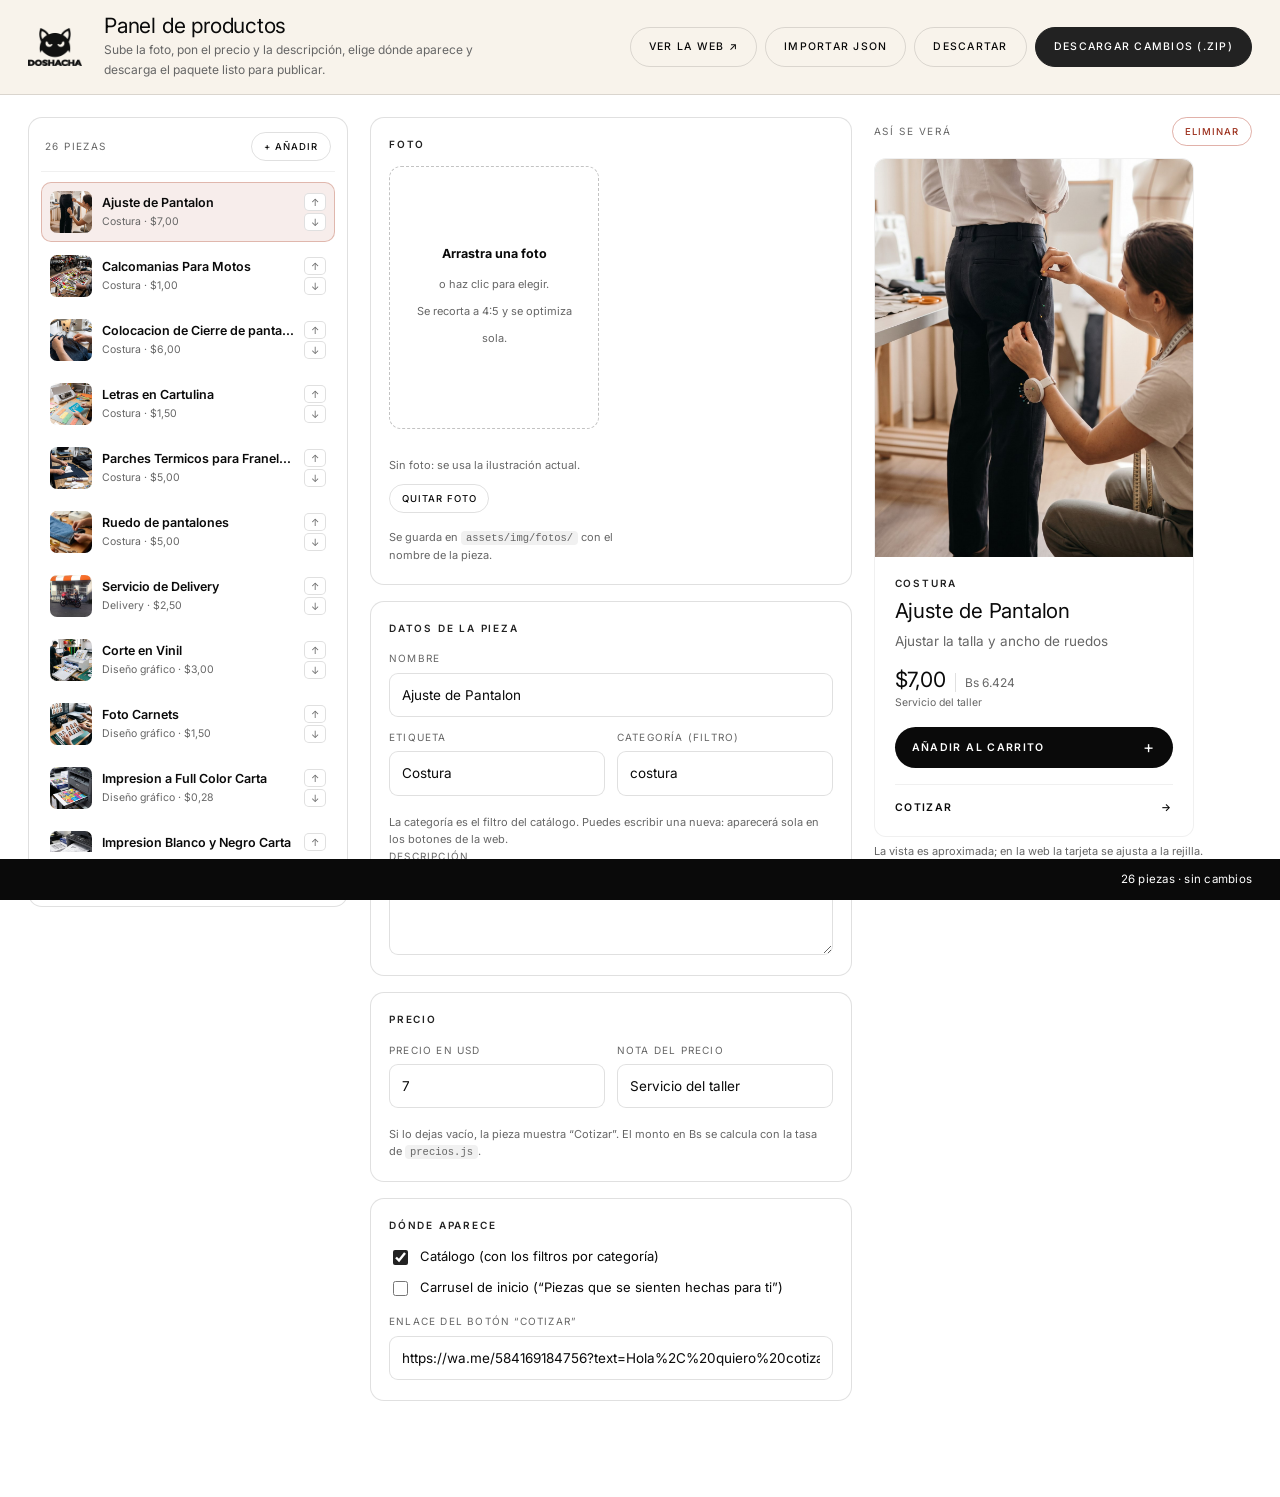
<file: panel.html>
<!doctype html>
<html lang="es">
<head>
<meta charset="utf-8">
<meta name="viewport" content="width=device-width, initial-scale=1">
<title>Panel de productos · Doshacha</title>
<meta name="robots" content="noindex, nofollow">
<meta name="theme-color" content="#F8F3EA">
<link rel="icon" href="assets/img/favicon-64.png" sizes="64x64">
<link rel="preconnect" href="https://fonts.googleapis.com">
<link rel="preconnect" href="https://fonts.gstatic.com" crossorigin>
<link href="https://fonts.googleapis.com/css2?family=Fraunces:ital,opsz,wght@0,9..144,300..700;1,9..144,300..700&family=Inter:wght@300;400;500;600&family=Caveat:wght@400;600&display=swap" rel="stylesheet">
<link rel="stylesheet" href="assets/css/styles.css">
<link rel="stylesheet" href="assets/css/panel.css">
</head>
<body class="panel">

<header class="ptop">
  <a class="ptop__brand" href="index.html" title="Ver la web">
    <img src="assets/img/logo.png" alt="Doshacha">
  </a>
  <div class="ptop__title">
    <h1>Panel de productos</h1>
    <p>Sube la foto, pon el precio y la descripción, elige dónde aparece y descarga el paquete listo para publicar.</p>
  </div>
  <div class="ptop__actions">
    <a class="pbtn" href="index.html" target="_blank" rel="noopener">Ver la web ↗</a>
    <label class="pbtn">Importar JSON<input type="file" id="inpImport" accept=".json" hidden></label>
    <button class="pbtn" id="btnDescartar" type="button">Descartar</button>
    <button class="pbtn pbtn--clay" id="btnDescargar" type="button">Descargar cambios (.zip)</button>
  </div>
</header>

<div class="pwrap">
  <aside class="plist">
    <div class="plist__top">
      <span id="contador">0 productos</span>
      <button class="pbtn pbtn--mini" id="btnNuevo" type="button">+ Añadir</button>
    </div>
    <ul class="plist__ul" id="lista"></ul>
    <p class="plist__hint">El orden de esta lista es el orden en la web. Mueve con ↑ ↓.</p>
  </aside>

  <main class="pedit">
    <div class="pform">
      <section class="pblock">
        <h2>Foto</h2>
        <div class="pfoto-fila">
          <div class="pfoto is-vacia" id="zonaFoto">
            <img id="fotoPreview" alt="">
            <div class="pfoto__vacio">
              <strong>Arrastra una foto</strong>
              <span>o haz clic para elegir.<br>Se recorta a 4:5 y se optimiza sola.</span>
            </div>
            <input type="file" id="inpFoto" accept="image/*" hidden>
          </div>
          <div class="pfoto-lado">
            <p class="phelp" id="fotoInfo">Sin foto: se usa la ilustración actual.</p>
            <button class="pbtn pbtn--mini" type="button" id="btnQuitarFoto">Quitar foto</button>
            <p class="phelp">Se guarda en <code>assets/img/fotos/</code> con el nombre de la pieza.</p>
          </div>
        </div>
      </section>

      <section class="pblock">
        <h2>Datos de la pieza</h2>
        <label class="pfield"><span>Nombre</span>
          <input id="fNombre" type="text" placeholder="Caja rectangular 10×15×5">
        </label>
        <div class="prow">
          <label class="pfield"><span>Etiqueta</span>
            <input id="fEtiqueta" type="text" placeholder="Cajas">
          </label>
          <label class="pfield"><span>Categoría (filtro)</span>
            <input id="fCategoria" type="text" list="categoriasPanel" placeholder="cajas">
            <datalist id="categoriasPanel">
              <option value="cajas"></option>
              <option value="papeleria"></option>
              <option value="textil"></option>
              <option value="sublimacion"></option>
              <option value="articulos"></option>
            </datalist>
          </label>
        </div>
        <p class="phelp">La categoría es el filtro del catálogo. Puedes escribir una nueva: aparecerá sola en los botones de la web.</p>
        <label class="pfield"><span>Descripción</span>
          <textarea id="fDescripcion" rows="3" placeholder="Con tapa, arte externo y estampa interna opcional."></textarea>
        </label>
      </section>

      <section class="pblock">
        <h2>Precio</h2>
        <div class="prow">
          <label class="pfield"><span>Precio en USD</span>
            <input id="fUsd" type="number" min="0" step="0.01" placeholder="34.00">
          </label>
          <label class="pfield"><span>Nota del precio</span>
            <input id="fNota" type="text" placeholder="Pack de 25 · $1,36 c/u">
          </label>
        </div>
        <p class="phelp">Si lo dejas vacío, la pieza muestra “Cotizar”. El monto en Bs se calcula con la tasa de <code>precios.js</code>.</p>
      </section>

      <section class="pblock">
        <h2>Dónde aparece</h2>
        <label class="pcheck"><input type="checkbox" id="chkCatalogo"> <span>Catálogo (con los filtros por categoría)</span></label>
        <label class="pcheck"><input type="checkbox" id="chkRail"> <span>Carrusel de inicio (“Piezas que se sienten hechas para ti”)</span></label>
        <label class="pfield" style="margin-top:14px"><span>Enlace del botón “Cotizar”</span>
          <input id="fWa" type="text">
        </label>
      </section>
    </div>

    <aside class="pprev">
      <div class="pprev__head">
        <span>Así se verá</span>
        <button class="pbtn pbtn--mini pbtn--danger" id="btnEliminar" type="button">Eliminar</button>
      </div>
      <div class="pprev__card" id="preview"></div>
      <p class="phelp">La vista es aproximada; en la web la tarjeta se ajusta a la rejilla.</p>
    </aside>
  </main>
</div>

<div class="pbar" id="estado" role="status" aria-live="polite">
  <span class="pbar__msg" id="pbarMsg"></span>
  <span id="pbarDatos"></span>
</div>

<script src="assets/js/precios.js"></script>
<script src="assets/js/zip.js"></script>
<script src="assets/js/foto.js"></script>
<script src="assets/js/tarjeta.js"></script>
<script src="assets/js/productos.js"></script>
<script src="assets/js/panel.js"></script>
</body>
</html>
</file>
<file: assets/css/styles.css>
/* ==========================================================================
   DOSHACHA — Sistema de diseño · Rediseño moderno blanco y negro
   ========================================================================== */

/* ---------- Tokens ---------- */
:root{
  --ink:#0a0a0a;
  --ink-2:#111111;
  --paper:#ffffff;
  --paper-2:#f7f7f7;
  --sand:#eeeeee;
  --cream:#ffffff;
  --clay:#222222;
  --clay-d:#000000;
  --rose:#444444;
  --muted:#666666;
  --line:rgba(0,0,0,.12);
  --line-soft:rgba(0,0,0,.06);
  --line-light:rgba(255,255,255,.18);

  --wrap:1240px;
  --r-s:8px;
  --r-m:12px;
  --r-l:20px;
  --shadow:0 8px 30px -10px rgba(0,0,0,.12);
  --shadow-lg:0 20px 50px -20px rgba(0,0,0,.18);

  --ff-display:"Poppins","Inter",-apple-system,BlinkMacSystemFont,"Segoe UI",Roboto,Helvetica,Arial,sans-serif;
  --ff-body:"Inter",-apple-system,BlinkMacSystemFont,"Segoe UI",Roboto,Helvetica,Arial,sans-serif;
  --ff-hand:"Poppins","Segoe UI",sans-serif;

  --ease:cubic-bezier(.22,.7,.24,1);
}

/* ---------- Reset ---------- */
*,*::before,*::after{box-sizing:border-box}
html{-webkit-text-size-adjust:100%;scroll-behavior:smooth}
body{
  margin:0;
  background:var(--paper);
  color:var(--ink);
  font-family:var(--ff-body);
  font-size:16.5px;
  line-height:1.65;
  font-weight:400;
  -webkit-font-smoothing:antialiased;
  overflow-x:hidden;
}
img,svg{display:block;max-width:100%}
img{height:auto}
[hidden]{display:none !important}
a{color:inherit;text-decoration:none}
button{font:inherit;color:inherit;background:none;border:0;cursor:pointer}
ul,ol{margin:0;padding:0;list-style:none}
h1,h2,h3,h4,p{margin:0}
::selection{background:#0a0a0a;color:#ffffff}
:focus-visible{outline:2px solid #0a0a0a;outline-offset:3px}

/* ---------- Grano de papel ---------- */
.grain{
  position:fixed;inset:0;z-index:8;pointer-events:none;
  opacity:.18;mix-blend-mode:multiply;
  background-image:url("data:image/svg+xml,%3Csvg xmlns='http://www.w3.org/2000/svg' width='180' height='180'%3E%3Cfilter id='n'%3E%3CfeTurbulence type='fractalNoise' baseFrequency='.9' numOctaves='3' stitchTiles='stitch'/%3E%3CfeColorMatrix type='saturate' values='0'/%3E%3C/filter%3E%3Crect width='180' height='180' filter='url(%23n)' opacity='.42'/%3E%3C/svg%3E");
}

/* ---------- Layout ---------- */
.wrap{width:100%;max-width:var(--wrap);margin-inline:auto;padding-inline:clamp(20px,4.4vw,48px)}
.hero__grid > *,.feature__grid > *,.about > *,.contact__grid > *,.faq__wrap > *,.benefits__grid > *,.steps > *,.footer__grid > *{min-width:0}
.sec{padding-block:clamp(66px,8.5vw,118px);position:relative}
.sec--paper{background:var(--paper-2)}
.sec--sand{background:var(--sand)}
.sec--ink{background:var(--ink);color:var(--cream)}
section[id],div[id]{scroll-margin-top:130px}

.skip{position:absolute;left:-9999px;top:0;background:var(--ink);color:var(--cream);padding:12px 18px;z-index:999}
.skip:focus{left:12px;top:12px}

/* ---------- Tipografía ---------- */
.eyebrow{
  font-size:11px;font-weight:500;letter-spacing:.2em;text-transform:uppercase;
  color:var(--muted);margin-bottom:18px;
  display:flex;align-items:center;gap:10px;
}
.sec--ink .eyebrow{color:rgba(255,255,255,.62)}
.eyebrow--line::before{content:"";width:34px;height:1px;background:currentColor;display:inline-block}

.h2{
  font-family:var(--ff-display);
  font-weight:400;
  font-size:clamp(32px,4.3vw,58px);
  line-height:1.05;
  letter-spacing:-.022em;
  text-wrap:balance;
}
.h2 em,.hero__title em{font-style:italic;color:var(--clay)}
.sec--ink .h2 em{color:var(--rose)}
.h3{font-family:var(--ff-display);font-weight:400;font-size:clamp(24px,2.6vw,32px);line-height:1.15;letter-spacing:-.015em}

.lede{font-size:17px;line-height:1.72;color:var(--muted);max-width:64ch;margin-top:22px}
.lede--narrow{max-width:56ch}
.sec--ink .lede{color:rgba(255,255,255,.72)}

.sec__head{max-width:820px;margin-bottom:clamp(38px,5vw,64px)}
.sec__head--row{display:flex;justify-content:space-between;align-items:flex-end;gap:48px;max-width:none}
.sec__head--row .lede{margin-top:0;max-width:38ch;font-size:15.5px}
.sec__head--light .eyebrow{color:rgba(255,255,255,.6)}

/* ---------- Botones ---------- */
.btn{
  display:inline-flex;align-items:center;justify-content:center;gap:11px;
  padding:15px 26px;border-radius:999px;
  font-size:11.5px;font-weight:500;letter-spacing:.13em;text-transform:uppercase;
  border:1px solid transparent;white-space:nowrap;
  transition:transform .3s var(--ease),background .25s,border-color .25s,color .25s,box-shadow .3s;
}
.btn:hover{transform:translateY(-2px)}
.btn:active{transform:translateY(0)}
.btn--clay{background:var(--clay);color:var(--cream)}
.btn--clay:hover{background:var(--clay-d);box-shadow:0 14px 28px -18px rgba(0,0,0,.5)}
.btn--dark{background:var(--ink);color:var(--cream)}
.btn--dark:hover{background:#000}
.btn--paper{background:var(--cream);color:var(--ink)}
.btn--paper:hover{background:#fff}
.btn--line{border-color:var(--line);color:var(--ink)}
.btn--line:hover{border-color:var(--ink);background:rgba(0,0,0,.03)}
.btn--ghost{border-color:var(--line-light);color:var(--cream)}
.btn--outline{border-color:rgba(255,255,255,.42);color:var(--cream)}
.btn--outline:hover{border-color:var(--cream)}
.btn--sm{padding:11px 20px;font-size:10.5px}
.btn--lg{padding:18px 32px;font-size:12px}
.ico{width:16px;height:16px;fill:none;stroke:currentColor;stroke-width:1.7;stroke-linecap:round;stroke-linejoin:round;flex:none}

.link-arrow{
  display:inline-flex;align-items:center;gap:10px;margin-top:30px;
  font-size:11.5px;letter-spacing:.13em;text-transform:uppercase;font-weight:500;
  border-bottom:1px solid var(--ink);padding-bottom:6px;transition:gap .3s var(--ease),color .25s;
}
.link-arrow:hover{gap:16px;color:var(--clay);border-color:var(--clay)}

/* ==========================================================================
   Topbar
   ========================================================================== */
.topbar{background:var(--ink);color:var(--cream);overflow:hidden;font-size:11.5px;letter-spacing:.1em;text-transform:uppercase}
.topbar__track{
  display:flex;align-items:center;gap:26px;white-space:nowrap;padding:9px 0;
  width:max-content;animation:slide 42s linear infinite;
}
.topbar__item{opacity:.86}
.topbar__item strong{color:var(--rose);font-weight:600}
.topbar__dot{color:var(--clay);font-size:10px}
@keyframes slide{from{transform:translateX(0)}to{transform:translateX(-50%)}}

/* ==========================================================================
   Header
   ========================================================================== */
.header{
  position:sticky;top:0;z-index:120;
  background:rgba(255,255,255,.82);
  backdrop-filter:blur(14px) saturate(140%);
  -webkit-backdrop-filter:blur(14px) saturate(140%);
  border-bottom:1px solid transparent;
  transition:border-color .3s,background .3s,box-shadow .3s;
}
.header.is-scrolled{border-bottom-color:var(--line-soft);background:rgba(255,255,255,.94)}
.header__inner{display:flex;align-items:center;justify-content:space-between;gap:24px;height:124px;transition:height .3s var(--ease)}
.header.is-scrolled .header__inner{height:82px}

.scroll-progress{
  position:absolute;left:0;bottom:0;width:0%;height:2.5px;
  background:linear-gradient(90deg,var(--clay),var(--rose));
  z-index:10;pointer-events:none;
  transition:width .08s linear;
}

.brand{display:inline-flex;flex-direction:column;align-items:center;text-align:center;gap:3px;flex:none;text-decoration:none}
.brand__logo{height:96px;width:auto;transition:height .3s var(--ease);margin-inline:auto}
.header.is-scrolled .brand__logo{height:58px}
.brand__slogan{
  font-family:var(--ff-display);font-style:italic;font-weight:600;
  font-size:12px;line-height:1.2;color:var(--clay);letter-spacing:.01em;
  white-space:nowrap;text-align:center;transition:font-size .3s var(--ease),color .2s;
}
.brand:hover .brand__slogan{color:var(--clay-d)}
.header.is-scrolled .brand__slogan{font-size:10.5px}

.nav{display:flex;align-items:center;gap:clamp(16px,2.2vw,34px)}
.nav a{
  position:relative;font-size:12px;letter-spacing:.1em;text-transform:uppercase;font-weight:500;
  padding:6px 0;color:var(--ink);opacity:.82;transition:opacity .2s;
}
.nav a::after{
  content:"";position:absolute;left:0;bottom:0;height:1px;width:0;background:var(--clay);
  transition:width .35s var(--ease);
}
.nav a:hover{opacity:1}
.nav a:hover::after{width:100%}

.header__actions{display:flex;align-items:center;gap:14px}
.burger{display:none;width:44px;height:44px;border:1px solid var(--line);border-radius:50%;position:relative}
.burger span{
  position:absolute;left:50%;top:50%;width:17px;height:1.6px;background:var(--ink);
  transform:translate(-50%,-50%);transition:transform .35s var(--ease),opacity .2s;
}
.burger span:nth-child(2){transform:translate(-50%,calc(-50% + 5px))}
body.is-locked .burger span:nth-child(1){transform:translate(-50%,-50%) rotate(45deg)}
body.is-locked .burger span:nth-child(2){transform:translate(-50%,-50%) rotate(-45deg)}

/* ==========================================================================
   Franja de tasas BCV (debajo del logo)
   ========================================================================== */
.rateboard{
  position:relative;overflow:hidden;
  background:var(--ink);color:var(--cream);
  border-bottom:1px solid rgba(255,255,255,.12);
}
.rateboard::before{
  content:"";position:absolute;top:-90px;right:8%;width:440px;height:240px;
  background:radial-gradient(circle,rgba(10,10,10,.3) 0%,rgba(10,10,10,0) 70%);
  pointer-events:none;filter:blur(18px);
}
.rateboard__inner{
  position:relative;z-index:1;
  display:grid;grid-template-columns:minmax(190px,1fr) auto auto;
  align-items:center;gap:clamp(20px,3vw,44px);
  padding-block:15px;
}
.rateboard__intro{display:flex;flex-direction:column;gap:2px;min-width:0}
.rateboard__badge{
  display:inline-flex;align-items:center;gap:8px;
  font-size:10px;font-weight:600;letter-spacing:.16em;text-transform:uppercase;color:var(--rose);
}
.rateboard__live{
  width:7px;height:7px;border-radius:50%;background:#666;flex:none;
  box-shadow:0 0 0 0 rgba(102,102,102,.6);animation:ratePulse 2.6s infinite;
}
@keyframes ratePulse{
  0%{box-shadow:0 0 0 0 rgba(102,102,102,.55)}
  70%{box-shadow:0 0 0 7px rgba(102,102,102,0)}
  100%{box-shadow:0 0 0 0 rgba(102,102,102,0)}
}
.rateboard__caption{font-size:10.5px;color:rgba(255,255,255,.52);letter-spacing:.01em}
.rateboard__rates{display:flex;align-items:stretch;gap:clamp(16px,2.4vw,34px)}
.rateboard__item{
  display:grid;grid-template-columns:auto auto;grid-template-rows:auto auto;
  column-gap:10px;align-items:baseline;
}
.rateboard__label{
  grid-column:1/-1;font-size:9px;font-weight:600;letter-spacing:.16em;
  text-transform:uppercase;color:rgba(255,255,255,.46);margin-bottom:1px;
}
.rateboard__value{
  font-family:var(--ff-display);font-weight:400;
  font-size:clamp(22px,2.5vw,30px);line-height:1.05;letter-spacing:-.02em;
  color:var(--cream);white-space:nowrap;
}
.rateboard__unit{font-size:9.5px;letter-spacing:.08em;text-transform:uppercase;color:rgba(255,255,255,.44);white-space:nowrap}
.rateboard__divider{width:1px;background:rgba(255,255,255,.16);margin-block:5px}
.rateboard__meta{display:flex;flex-direction:column;align-items:flex-end;gap:5px;text-align:right}
.rateboard__stamp{display:flex;flex-direction:column;align-items:flex-end;gap:1px}
.rateboard__date{font-size:10px;letter-spacing:.03em;color:rgba(255,255,255,.56);white-space:nowrap}
.rateboard__date b{color:var(--cream);font-weight:500}
.rateboard__status{font-size:10px;letter-spacing:.02em;color:var(--rose);white-space:nowrap}
.rateboard__status.is-ok{color:#888}
.rateboard__status.is-error{color:#999}
.rateboard__tools{display:flex;align-items:center;gap:10px}
.rateboard__link{
  font-size:9px;letter-spacing:.13em;text-transform:uppercase;color:rgba(255,255,255,.42);
  border-bottom:1px solid transparent;transition:color .2s,border-color .2s;
}
.rateboard__link:hover{color:var(--cream);border-color:var(--rose)}
.rateboard__refresh{
  width:28px;height:28px;border:1px solid rgba(255,255,255,.22);border-radius:50%;
  display:grid;place-items:center;color:rgba(255,255,255,.72);flex:none;
  transition:background .2s,border-color .2s,color .2s,transform .25s;
}
.rateboard__refresh:hover{background:var(--clay);border-color:var(--clay);color:var(--cream);transform:rotate(-18deg)}
.rateboard__refresh svg{width:13px;height:13px;fill:none;stroke:currentColor;stroke-width:1.7;stroke-linecap:round;stroke-linejoin:round}
.rateboard__refresh.is-loading{animation:rateSpin 1s linear infinite;cursor:wait}
@keyframes rateSpin{to{transform:rotate(360deg)}}

@media (max-width:920px){
  .rateboard__inner{grid-template-columns:1fr auto;gap:10px 24px}
  .rateboard__rates{
    grid-column:1/-1;grid-row:2;justify-content:flex-start;
    border-top:1px solid rgba(255,255,255,.12);padding-top:11px;
  }
  .rateboard__meta{grid-column:2;grid-row:1}
}

@media (max-width:620px){
  .rateboard__inner{grid-template-columns:1fr;gap:9px;padding-block:13px}
  .rateboard__intro{grid-row:1}
  .rateboard__caption{display:none}
  .rateboard__rates{grid-column:1;grid-row:2;justify-content:space-between;gap:16px}
  .rateboard__value{font-size:clamp(21px,6vw,26px)}
  .rateboard__meta{
    grid-column:1;grid-row:3;flex-direction:row;align-items:center;
    justify-content:space-between;text-align:left;
  }
  .rateboard__stamp{align-items:flex-start}
  .rateboard__status{white-space:normal;max-width:46vw;line-height:1.4}
  .rateboard__link{display:none}
}

/* ==========================================================================
   Drawer
   ========================================================================== */
.drawer{
  position:fixed;inset:0;z-index:110;background:var(--paper);
  padding:110px clamp(22px,6vw,40px) 36px;
  display:flex;flex-direction:column;gap:28px;
  transform:translateY(-101%);visibility:hidden;
  transition:transform .5s var(--ease),visibility .5s;
  overflow-y:auto;
}
.drawer.is-open{transform:translateY(0);visibility:visible}
.drawer__nav{display:flex;flex-direction:column}
.drawer__nav a{
  display:flex;align-items:baseline;gap:14px;
  font-family:var(--ff-display);font-size:clamp(22px,6vw,28px);letter-spacing:-.01em;
  padding:14px 0;border-bottom:1px solid var(--line-soft);
}
.drawer__nav a span{font-family:var(--ff-body);font-size:10px;letter-spacing:.14em;color:var(--clay)}
.drawer__foot{margin-top:auto;display:flex;flex-direction:column;gap:10px}
.drawer__foot .btn{width:100%}
.drawer__social{display:flex;gap:20px;justify-content:center;margin-top:16px;font-size:11.5px;letter-spacing:.12em;text-transform:uppercase;color:var(--muted)}

/* ==========================================================================
   Hero
   ========================================================================== */
.hero{position:relative;padding-block:clamp(40px,5.5vw,80px) clamp(50px,6vw,86px);overflow:hidden}
.hero::before{
  content:"";position:absolute;top:-120px;right:-40px;width:clamp(300px,42vw,580px);height:clamp(300px,42vw,580px);
  background:radial-gradient(circle,rgba(10,10,10,.06) 0%,rgba(255,255,255,0) 70%);
  pointer-events:none;z-index:0;border-radius:50%;filter:blur(36px);
}
.hero__grid{position:relative;z-index:1;display:grid;grid-template-columns:1.02fr .98fr;gap:clamp(32px,5vw,72px);align-items:center}
.hero__title{
  font-family:var(--ff-display);font-weight:400;
  font-size:clamp(46px,7vw,96px);line-height:.94;letter-spacing:-.035em;
  text-wrap:balance;
}
.hero__copy .lede{margin-top:26px;max-width:48ch}
.hero__cta{display:flex;flex-wrap:wrap;gap:12px;margin-top:34px}
.chips{display:flex;flex-wrap:wrap;gap:8px;margin-top:38px}
.chips li{
  font-size:10.5px;letter-spacing:.12em;text-transform:uppercase;font-weight:500;
  border:1px solid var(--line);border-radius:999px;padding:8px 15px;color:var(--muted);
  transition:border-color .25s,transform .25s;
}
.chips li:hover{border-color:var(--clay);transform:translateY(-1px)}

.hero__art{
  position:relative;display:grid;grid-template-columns:1fr 1fr;gap:14px;align-items:start;
  perspective:1000px;transform-style:preserve-3d;
  transition:transform .45s var(--ease);
}
.poster{
  margin:0;background:var(--cream);padding:8px 8px 26px;border-radius:4px;
  box-shadow:var(--shadow);position:relative;
  transition:transform .5s var(--ease),box-shadow .5s var(--ease);
}
.poster img{width:100%;aspect-ratio:4/5;object-fit:cover;border-radius:2px}
.poster::after{
  content:"";position:absolute;top:-12px;left:50%;width:74px;height:24px;
  background:rgba(255,255,255,.5);border:1px solid rgba(0,0,0,.07);
  transform:translateX(-50%) rotate(-3deg);
  backdrop-filter:blur(1px);
}
.poster--a{grid-row:1 / 3;transform:rotate(-3.2deg);margin-top:14px}
.poster--b{transform:rotate(2.4deg)}
.poster--c{transform:rotate(-1.4deg);margin-top:-6px}
.hero__art:hover .poster--a{transform:rotate(-4.4deg) translateY(-5px);box-shadow:var(--shadow-lg)}
.hero__art:hover .poster--b{transform:rotate(3.6deg) translateY(-7px);box-shadow:var(--shadow-lg)}
.hero__art:hover .poster--c{transform:rotate(-2.6deg) translateY(-4px);box-shadow:var(--shadow-lg)}

/* Insignia estática con el logo, en el lugar del antiguo sello del gatico. */
.hero__signature{
  position:absolute;right:-6px;bottom:-30px;z-index:3;
  width:clamp(112px,11vw,142px);aspect-ratio:1;margin:0;
  display:grid;place-items:center;padding:19px;
  background:var(--cream);border:1px solid var(--line);
  border-radius:50%;box-shadow:var(--shadow-lg);
  transform:rotate(-5deg);
  transition:transform .4s var(--ease),box-shadow .4s var(--ease);
}
.hero__signature::after{
  content:"";position:absolute;inset:8px;border:1px solid var(--ink);
  border-radius:50%;opacity:.28;pointer-events:none;
}
.hero__signature img{
  position:relative;z-index:1;width:100%;height:auto;
  mix-blend-mode:multiply;
}
.hero__signature:hover{transform:rotate(-2deg) scale(1.04)}

/* Slogan del Menú Móvil */
.drawer__slogan{
  font-family:var(--ff-display);
  font-style:italic;
  font-size:13px;
  color:var(--clay);
  text-align:center;
  margin-bottom:8px;
  letter-spacing:.02em;
}

/* Slogan del Footer */
.footer__slogan{
  font-family:var(--ff-display);
  font-style:italic;
  font-size:14px;
  color:var(--rose);
  margin-top:10px;
  letter-spacing:.01em;
}

/* ==========================================================================
   Beneficios
   ========================================================================== */
.benefits{background:var(--cream);border-block:1px solid var(--line-soft);padding-block:clamp(34px,4vw,52px)}
.benefits__grid{display:grid;grid-template-columns:repeat(4,1fr);gap:clamp(20px,3vw,40px)}
.benefit__ico{width:29px;height:29px;fill:none;stroke:var(--clay);stroke-width:1.5;stroke-linecap:round;stroke-linejoin:round;margin-bottom:14px}
.benefit h3{font-size:14.5px;font-weight:600;letter-spacing:.01em;margin-bottom:5px}
.benefit p{font-size:13.5px;line-height:1.6;color:var(--muted)}

/* ==========================================================================
   Tarjetas de producto
   ========================================================================== */
.rail{
  display:flex;gap:clamp(14px,1.6vw,20px);overflow-x:auto;scroll-snap-type:x mandatory;
  padding-bottom:6px;margin-inline:calc(-1 * clamp(20px,4.4vw,48px));
  padding-inline:clamp(20px,4.4vw,48px);
  scrollbar-width:none;
}
.rail::-webkit-scrollbar{display:none}
.rail > *{flex:0 0 clamp(252px,26vw,312px);scroll-snap-align:start}
.rail__nav{display:flex;gap:8px;justify-content:flex-end;margin-top:26px}
.rail__btn{
  width:46px;height:46px;border:1px solid var(--line);border-radius:50%;
  display:grid;place-items:center;transition:background .25s,border-color .25s,color .25s;
}
.rail__btn:hover{background:var(--ink);border-color:var(--ink);color:var(--cream)}

.pcard{
  background:var(--cream);border:1px solid var(--line-soft);border-radius:var(--r-m);
  overflow:hidden;display:flex;flex-direction:column;position:relative;
  transition:transform .4s var(--ease),box-shadow .4s var(--ease),border-color .3s;
}
.pcard:hover{transform:translateY(-6px);box-shadow:0 22px 42px -20px rgba(0,0,0,.18),0 0 0 1px rgba(0,0,0,.12);border-color:rgba(0,0,0,.2)}
.pcard__media{display:block;overflow:hidden;background:var(--paper-2)}
.pcard__media img{width:100%;aspect-ratio:4/5;object-fit:cover;transition:transform .8s var(--ease)}
.pcard:hover .pcard__media img{transform:scale(1.035)}
.pcard__body{padding:18px 20px 20px;display:flex;flex-direction:column;flex:1}
.pcard__cat{font-size:10px;letter-spacing:.18em;text-transform:uppercase;color:var(--clay);font-weight:600;margin-bottom:8px}
.pcard__title{font-family:var(--ff-display);font-size:20.5px;line-height:1.2;letter-spacing:-.01em;font-weight:400}
.pcard__desc{font-size:13.5px;line-height:1.6;color:var(--muted);margin-top:7px;flex:1}
.pcard__price{display:flex;align-items:baseline;gap:9px;flex-wrap:wrap;margin-top:15px}
.pcard__usd{font-family:var(--ff-display);font-size:21px;line-height:1.1;letter-spacing:-.01em}
.pcard__bs{font-size:12px;color:var(--muted);border-left:1px solid var(--line);padding-left:9px}
.pcard__pack{font-size:10.5px;color:var(--muted);margin-top:2px}
.rate{font-size:11.5px;line-height:1.65;color:var(--muted);margin:-12px 0 28px;max-width:78ch}
.rate b{color:var(--ink);font-weight:600}
.rate span{color:var(--ink)}
.pcard__cta{
  margin-top:16px;padding-top:14px;border-top:1px solid var(--line-soft);
  display:flex;justify-content:space-between;align-items:center;
  font-size:10.5px;letter-spacing:.14em;text-transform:uppercase;font-weight:600;
  transition:color .25s,letter-spacing .3s;
}
.pcard__cta:hover{color:var(--clay);letter-spacing:.18em}

/* ==========================================================================
   Feature (split)
   ========================================================================== */
.feature__grid{display:grid;grid-template-columns:.82fr 1.18fr;gap:clamp(32px,5.5vw,80px);align-items:center}
.feature__grid--reverse{grid-template-columns:1.18fr .82fr}
.feature__media{position:relative;margin:0;max-width:430px}
.feature__media img{width:100%;aspect-ratio:4/5;object-fit:cover;border-radius:var(--r-m);box-shadow:var(--shadow);transform:rotate(-1.6deg)}
.feature__grid--reverse .feature__media{order:2;margin-left:auto}
.feature__grid--reverse .feature__media img{transform:rotate(1.6deg)}
.feature__tag{
  position:absolute;bottom:16px;left:-10px;background:var(--ink);color:var(--cream);
  font-size:10px;letter-spacing:.14em;text-transform:uppercase;padding:9px 15px;border-radius:999px;
}
.feature__copy .lede{margin-top:22px}

.ticks{margin:26px 0 32px;display:grid;gap:10px}
.ticks li{position:relative;padding-left:30px;font-size:14.5px;color:var(--muted)}
.ticks li::before{
  content:"";position:absolute;left:0;top:.55em;width:15px;height:8px;
  border-left:1.6px solid var(--clay);border-bottom:1.6px solid var(--clay);
  transform:rotate(-45deg);
}

.sew{display:grid;gap:0;margin-bottom:34px}
.sew li{display:flex;gap:18px;padding:20px 0;border-top:1px solid var(--line-light)}
.sew li:last-child{border-bottom:1px solid var(--line-light)}
.sew__n{font-family:var(--ff-display);font-size:19px;color:var(--rose);line-height:1.4;flex:none;width:34px}
.sew h3{font-size:16.5px;font-weight:600;margin-bottom:3px;letter-spacing:.01em}
.sew p{font-size:13.5px;color:rgba(255,255,255,.66);line-height:1.55}

.swatches{display:flex;gap:10px;margin:30px 0 34px}
.swatches span{width:46px;height:46px;border-radius:50%;background:var(--c);border:1px solid rgba(0,0,0,.12)}

/* ==========================================================================
   Para marcas
   ========================================================================== */
.cards3{display:grid;grid-template-columns:repeat(3,1fr);gap:clamp(16px,2vw,26px)}
.bcard{
  background:var(--cream);border:1px solid var(--line-soft);border-radius:var(--r-m);
  overflow:hidden;transition:transform .45s var(--ease),box-shadow .45s var(--ease);
}
.bcard:hover{transform:translateY(-5px);box-shadow:var(--shadow)}
.bcard img{width:100%;aspect-ratio:4/3;object-fit:cover}
.bcard__body{padding:22px 22px 26px}
.bcard__cat{font-size:10px;letter-spacing:.18em;text-transform:uppercase;color:var(--clay);font-weight:600;margin-bottom:9px}
.bcard__body h3{font-family:var(--ff-display);font-weight:400;font-size:22px;line-height:1.2;letter-spacing:-.01em}
.bcard__body p{font-size:13.5px;line-height:1.62;color:var(--muted);margin-top:8px}

.banner-cta{
  margin-top:clamp(28px,4vw,46px);background:var(--ink);color:var(--cream);
  border-radius:var(--r-l);padding:clamp(28px,4vw,46px);
  display:flex;align-items:center;justify-content:space-between;gap:32px;flex-wrap:wrap;
}
.banner-cta .eyebrow{color:rgba(255,255,255,.6);margin-bottom:10px}
.banner-cta .h3{color:var(--cream)}
.banner-cta p:not(.eyebrow){font-size:14.5px;color:rgba(255,255,255,.7);margin-top:8px;max-width:52ch}

/* ==========================================================================
   Catálogo
   ========================================================================== */
.filters{display:flex;flex-wrap:wrap;gap:8px;margin-bottom:clamp(26px,3vw,38px)}
.chip{
  border:1px solid var(--line);border-radius:999px;padding:10px 18px;
  font-size:10.5px;letter-spacing:.14em;text-transform:uppercase;font-weight:500;
  transition:background .25s,color .25s,border-color .25s,transform .25s;
}
.chip:hover{transform:translateY(-1px);border-color:var(--ink)}
.chip.is-active{background:var(--ink);color:var(--cream);border-color:var(--ink)}

.catalog{display:grid;grid-template-columns:repeat(auto-fill,minmax(252px,1fr));gap:clamp(14px,1.8vw,24px)}
.catalog .pcard{
  transition:transform .35s var(--ease),box-shadow .35s var(--ease),opacity .28s var(--ease),border-color .3s;
}
.catalog .pcard.is-hidden{display:none}
.catalog .pcard.is-animating{
  opacity:0;
  transform:scale(.97) translateY(8px);
}
.catalog__empty{text-align:center;color:var(--muted);font-size:14px;padding:40px 0}

/* ==========================================================================
   Marquee
   ========================================================================== */
.marquee{background:var(--ink);color:var(--cream);overflow:hidden;padding-block:clamp(20px,2.6vw,30px)}
.marquee__track{
  display:flex;align-items:center;gap:clamp(20px,3vw,44px);width:max-content;
  animation:slide 46s linear infinite;
}
.marquee__track span{
  font-family:var(--ff-display);font-size:clamp(22px,2.9vw,38px);letter-spacing:-.01em;white-space:nowrap;
}
.marquee__track span:nth-child(even){color:var(--clay);font-size:clamp(14px,1.6vw,20px)}

/* ==========================================================================
   Proceso
   ========================================================================== */
.steps{display:grid;grid-template-columns:repeat(4,1fr);gap:clamp(18px,2.6vw,34px)}
.steps li{border-top:1px solid var(--ink);padding-top:20px}
.steps__n{font-family:var(--ff-display);font-size:clamp(28px,3vw,40px);color:var(--clay);display:block;line-height:1;margin-bottom:16px}
.steps h3{font-size:16.5px;font-weight:600;margin-bottom:7px}
.steps p{font-size:13.5px;line-height:1.62;color:var(--muted)}

/* ==========================================================================
   Nosotros
   ========================================================================== */
.about{display:grid;grid-template-columns:1.08fr .92fr;gap:clamp(32px,5vw,80px);align-items:center}
.about__copy .lede+.lede{margin-top:16px}
.about__meta{display:grid;grid-template-columns:repeat(3,auto);gap:clamp(18px,3vw,44px);margin-top:36px;padding-top:24px;border-top:1px solid var(--line)}
.about__meta .k{display:block;font-size:10px;letter-spacing:.16em;text-transform:uppercase;color:var(--clay);font-weight:600;margin-bottom:4px}
.about__meta .v{font-size:13.5px;color:var(--muted)}
.about__media{position:relative;margin:0;justify-self:end;max-width:400px}
.about__media img{width:100%;aspect-ratio:4/5;object-fit:cover;border-radius:var(--r-m);box-shadow:var(--shadow);transform:rotate(2deg)}
.hand{
  position:absolute;bottom:-6px;right:-4px;font-family:var(--ff-hand);font-size:clamp(26px,2.4vw,32px);
  color:var(--clay);transform:rotate(-4deg);
}

/* ==========================================================================
   Promesas
   ========================================================================== */
.promises{background:var(--clay);color:var(--cream);padding-block:clamp(40px,5vw,64px)}
.promises__grid{display:grid;grid-template-columns:repeat(3,1fr);gap:clamp(20px,4vw,64px)}
.promise h3{font-family:var(--ff-display);font-weight:400;font-size:clamp(20px,2vw,24px);margin-bottom:8px}
.promise p{font-size:13.5px;line-height:1.6;color:rgba(255,255,255,.82)}

/* ==========================================================================
   Instagram
   ========================================================================== */
.insta__head{display:flex;justify-content:space-between;align-items:flex-end;gap:32px;flex-wrap:wrap;margin-bottom:clamp(24px,3vw,36px)}
.insta__links{display:flex;gap:10px;flex-wrap:wrap}
.insta__showcase{display:grid;grid-template-columns:repeat(2,1fr);gap:clamp(12px,1.8vw,20px)}
.insta__card{
  display:flex;align-items:center;justify-content:center;
  background:var(--cream);border:1px solid var(--line-soft);
  border-radius:var(--r-l);padding:clamp(36px,5.5vw,60px) 24px;
  position:relative;overflow:hidden;box-shadow:var(--shadow);
  transition:transform .4s var(--ease),box-shadow .4s var(--ease),border-color .3s;
}
.insta__card::before{
  content:"";position:absolute;inset:0;
  background:radial-gradient(circle at center,rgba(0,0,0,.04),transparent 72%);
  pointer-events:none;
}
.insta__card--tiktok::before{
  background:radial-gradient(circle at center,rgba(20,20,20,.06),transparent 72%);
}
.insta__card:hover{
  transform:translateY(-4px);box-shadow:var(--shadow-lg);
  border-color:rgba(0,0,0,.2);
}
.insta__card-inner{
  display:flex;flex-direction:column;align-items:center;gap:20px;text-align:center;
  position:relative;z-index:2;
}
.insta__card-logo{
  max-width:320px;width:100%;display:flex;justify-content:center;
}
.insta__card-logo img{
  width:100%;height:auto;max-height:115px;object-fit:contain;
  filter:drop-shadow(0 6px 16px rgba(0,0,0,.08));
  transition:transform .5s var(--ease);
}
.insta__card:hover .insta__card-logo img{transform:scale(1.04)}
.insta__card-badge{
  display:inline-flex;align-items:center;gap:9px;
  padding:9px 20px;border-radius:999px;
  background:var(--paper);border:1px solid var(--line);
  font-size:12px;font-weight:600;letter-spacing:.05em;color:var(--ink);
  transition:background .25s,color .25s,border-color .25s,transform .25s;
}
.insta__card:hover .insta__card-badge{
  background:var(--ink);color:var(--cream);border-color:var(--ink);
  transform:scale(1.02);
}
.insta__card-badge .ico{width:16px;height:16px;stroke:var(--clay)}
.insta__card:hover .insta__card-badge .ico{stroke:var(--rose)}

/* ==========================================================================
   Pagos
   ========================================================================== */
.pay{display:grid;grid-template-columns:repeat(3,1fr);gap:clamp(14px,1.8vw,22px)}
.pay__card{
  background:var(--cream);border:1px solid var(--line-soft);border-radius:var(--r-m);
  padding:clamp(20px,2.4vw,28px);display:flex;flex-direction:column;
  transition:transform .4s var(--ease),box-shadow .4s var(--ease);
}
.pay__card:hover{transform:translateY(-4px);box-shadow:var(--shadow)}
.pay__icon{
  width:48px;height:48px;border-radius:50%;border:1px solid var(--line);
  display:grid;place-items:center;margin-bottom:16px;
}
.pay__icon svg{width:23px;height:23px;fill:none;stroke:var(--clay);stroke-width:1.5;stroke-linecap:round;stroke-linejoin:round}
.pay__k{font-size:10px;letter-spacing:.18em;text-transform:uppercase;color:var(--clay);font-weight:600}
.pay__v{font-family:var(--ff-display);font-size:clamp(18px,1.8vw,22px);line-height:1.28;letter-spacing:-.01em;margin-top:3px;overflow-wrap:anywhere}
.pay__note{font-size:12.5px;line-height:1.6;color:var(--muted);margin-top:6px;flex:1}
.pay__note strong{color:var(--ink);font-weight:600}
.pay__copy{
  margin-top:18px;align-self:flex-start;
  border:1px solid var(--line);border-radius:999px;padding:10px 18px;
  font-size:10.5px;letter-spacing:.13em;text-transform:uppercase;font-weight:500;
  transition:background .25s,color .25s,border-color .25s,transform .25s;
}
.pay__copy:hover{background:var(--ink);color:var(--cream);border-color:var(--ink);transform:translateY(-1px)}
.pay__copy.is-done{background:var(--clay);color:var(--cream);border-color:var(--clay)}
.pay__foot{font-size:12px;line-height:1.7;color:var(--muted);margin-top:clamp(20px,3vw,30px);max-width:80ch}

/* ==========================================================================
   Contacto
   ========================================================================== */
.contact__grid{display:grid;grid-template-columns:1.02fr .98fr;gap:clamp(34px,5vw,72px);align-items:start}
.contact__list{margin-top:36px}
.contact__list li{display:flex;justify-content:space-between;align-items:baseline;gap:20px;padding:15px 0;border-top:1px solid var(--line-light);flex-wrap:wrap}
.contact__list li:last-child{border-bottom:1px solid var(--line-light)}
.contact__k{font-size:10px;letter-spacing:.16em;text-transform:uppercase;color:rgba(255,255,255,.55)}
.contact__list a,.contact__list span:not(.contact__k){font-size:14.5px}
.contact__list a:hover{color:var(--rose)}
.contact__social{display:flex;gap:18px;flex-wrap:wrap}
.contact__cta{display:flex;gap:10px;flex-wrap:wrap;margin-top:32px}

.contact__form{background:var(--cream);color:var(--ink);border-radius:var(--r-l);padding:clamp(16px,2vw,24px);box-shadow:var(--shadow-lg)}
.tabs{display:flex;gap:6px;border-bottom:1px solid var(--line-soft);margin-bottom:10px}
.tab{
  font-size:10.5px;letter-spacing:.13em;text-transform:uppercase;font-weight:600;
  padding:12px 14px;border-bottom:2px solid transparent;color:var(--muted);
  transition:color .25s,border-color .25s;
}
.tab.is-active{color:var(--ink);border-color:var(--clay)}
.tabpanel iframe{width:100%;border:0;display:block;border-radius:8px;background:var(--cream)}
.contact__note{font-size:11.5px;color:var(--muted);margin-top:12px;text-align:center}

/* ==========================================================================
   FAQ
   ========================================================================== */
.faq__wrap{display:grid;grid-template-columns:.85fr 1.15fr;gap:clamp(30px,5vw,76px);align-items:start}
.faq__head{position:sticky;top:120px}
.faq{display:grid}
.faq__item{border-top:1px solid var(--line);transition:background-color .3s}
.faq__item:last-child{border-bottom:1px solid var(--line)}
.faq__item[open]{background:rgba(0,0,0,.025)}
.faq__item summary{
  display:flex;justify-content:space-between;align-items:flex-start;gap:24px;
  padding:22px 10px;cursor:pointer;list-style:none;
  font-family:var(--ff-display);font-size:clamp(17px,1.9vw,21px);letter-spacing:-.01em;
  transition:color .25s,background-color .25s;
  border-radius:6px;
}
.faq__item summary::-webkit-details-marker{display:none}
.faq__item summary:hover{color:var(--clay);background:rgba(0,0,0,.02)}
.faq__item summary::after{
  content:"+";font-family:var(--ff-body);font-size:20px;line-height:1;color:var(--clay);
  transition:transform .35s var(--ease);flex:none;margin-top:2px;
}
.faq__item[open] summary::after{content:"–"}
.faq__body{
  padding:4px 40px 24px 10px;font-size:14.5px;line-height:1.7;color:var(--muted);
  animation:faqFade .32s var(--ease);
}
@keyframes faqFade{
  from{opacity:0;transform:translateY(-4px)}
  to{opacity:1;transform:translateY(0)}
}

/* ==========================================================================
   Footer
   ========================================================================== */
.footer{background:var(--ink);color:var(--cream);padding-top:clamp(50px,6vw,80px)}
.footer__grid{display:grid;grid-template-columns:1.5fr .8fr .8fr 1.1fr;gap:clamp(28px,4vw,56px);padding-bottom:clamp(40px,5vw,64px)}
.footer__logo{height:66px;width:auto;margin-bottom:22px;filter:invert(1)}
.footer__brand p{font-size:13.5px;line-height:1.7;color:rgba(255,255,255,.62);max-width:34ch}
.footer__social{display:flex;gap:8px;margin-top:22px}
.footer__social a{
  width:38px;height:38px;border:1px solid var(--line-light);border-radius:50%;
  display:grid;place-items:center;font-size:10px;letter-spacing:.08em;
  transition:background .25s,color .25s,border-color .25s;
}
.footer__social a:hover{background:var(--cream);color:var(--ink);border-color:var(--cream)}
.footer__col{display:flex;flex-direction:column;gap:11px}
.footer__col h4{font-size:10px;letter-spacing:.18em;text-transform:uppercase;color:rgba(255,255,255,.45);font-weight:600;margin-bottom:6px}
.footer__col a{font-size:13.5px;color:rgba(255,255,255,.78);width:fit-content;transition:color .2s}
.footer__col a:hover{color:var(--rose)}
.footer__place{font-size:12.5px;color:rgba(255,255,255,.45);margin-top:6px}
.footer__bottom{
  display:flex;justify-content:space-between;align-items:center;gap:20px;flex-wrap:wrap;
  border-top:1px solid var(--line-light);padding-block:24px;font-size:11.5px;color:rgba(255,255,255,.5);
}
.footer__made a{color:rgba(255,255,255,.75);border-bottom:1px solid rgba(255,255,255,.25)}
.footer__made a:hover{color:var(--rose)}

/* ==========================================================================
   WhatsApp flotante
   ========================================================================== */
.wa{position:fixed;left:clamp(14px,2vw,26px);bottom:clamp(14px,2vw,26px);z-index:200;display:flex;flex-direction:column;align-items:flex-start;gap:10px}
.wa__btn{
  position:relative;
  width:58px;height:58px;border-radius:50%;background:var(--ink);color:#fff;
  display:grid;place-items:center;box-shadow:0 16px 30px -12px rgba(0,0,0,.5);
  transition:transform .3s var(--ease),background .3s;
}
.wa__btn::after{
  content:"";position:absolute;inset:-5px;border-radius:50%;
  border:2px solid var(--ink);opacity:0;
  animation:waPulse 3.6s ease-out infinite;pointer-events:none;
}
.wa__btn svg{width:29px;height:29px;fill:none;stroke:currentColor;stroke-width:1.7;stroke-linejoin:round}
.wa__btn:hover{transform:scale(1.06);background:#333}
@keyframes waPulse{
  0%{transform:scale(.95);opacity:0}
  50%{transform:scale(1.24);opacity:.6}
  100%{transform:scale(1.44);opacity:0}
}
.wa__menu{display:flex;flex-direction:column;gap:8px;animation:pop .3s var(--ease)}
.wa__menu a{
  background:var(--cream);border:1px solid var(--line-soft);border-radius:12px;
  padding:10px 16px;box-shadow:var(--shadow);min-width:186px;
}
.wa__menu strong{display:block;font-size:12.5px;font-weight:600}
.wa__menu span{font-size:11.5px;color:var(--muted)}
@keyframes pop{from{opacity:0;transform:translateY(8px)}to{opacity:1;transform:none}}

/* ==========================================================================
   Modal
   ========================================================================== */
.modal{
  border:0;padding:0;border-radius:var(--r-m);background:var(--paper);color:var(--ink);
  width:min(660px,92vw);max-height:84vh;box-shadow:var(--shadow-lg);
}
.modal::backdrop{background:rgba(0,0,0,.55);backdrop-filter:blur(3px)}
.modal__head{display:flex;justify-content:space-between;align-items:center;gap:20px;padding:20px 26px;border-bottom:1px solid var(--line);position:sticky;top:0;background:var(--paper)}
.modal__close{width:36px;height:36px;border:1px solid var(--line);border-radius:50%;font-size:13px}
.modal__close:hover{background:var(--ink);color:var(--cream)}
.modal__body{padding:24px 26px 30px;overflow-y:auto;max-height:calc(84vh - 80px)}
.modal__body h3{font-family:var(--ff-display);font-size:22px;font-weight:400;margin-bottom:12px}
.modal__body p{font-size:14px;line-height:1.72;color:var(--muted);margin-bottom:12px}

/* ==========================================================================
   Reveal
   ========================================================================== */
.reveal{opacity:0;transform:translateY(22px)}
.reveal.is-in{opacity:1;transform:none;transition:opacity .8s var(--ease),transform .8s var(--ease)}

/* ==========================================================================
   Responsive
   ========================================================================== */
@media (max-width:1080px){
  .nav{display:none}
  .burger{display:block}
  .hero__grid{grid-template-columns:1fr;gap:56px}
  .hero__art{max-width:720px;margin-inline:auto;width:100%}
  .hero__signature{width:104px;right:-2px;bottom:-20px;padding:15px}
  .benefits__grid{grid-template-columns:repeat(2,1fr);gap:28px 24px}
  .feature__grid,.feature__grid--reverse{grid-template-columns:1fr;gap:46px}
  .feature__grid--reverse .feature__media{order:0;margin-left:0}
  .feature__media{max-width:400px}
  .about,.contact__grid,.faq__wrap{grid-template-columns:1fr;gap:44px}
  .about__media{justify-self:start;max-width:360px}
  .faq__head{position:static}
  .cards3{grid-template-columns:repeat(2,1fr)}
  .steps{grid-template-columns:repeat(2,1fr);gap:30px 24px}
  .footer__grid{grid-template-columns:1fr 1fr;gap:38px}
  .insta__card{padding:30px 20px}
  .sec__head--row{flex-direction:column;align-items:flex-start;gap:18px}
  .sec__head--row .lede{max-width:52ch}
  .promises__grid{grid-template-columns:1fr;gap:26px}
  .about__meta{grid-template-columns:1fr 1fr;gap:22px}
}

@media (max-width:720px){
  body{font-size:15.5px}
  .sec{padding-block:clamp(36px,8.5vw,54px)}
  .header__inner{height:auto;min-height:86px;padding-block:8px;gap:12px}
  .header.is-scrolled .header__inner{min-height:72px;padding-block:6px}
  .brand{min-width:0}
  .brand__logo{height:64px;width:auto}
  .header.is-scrolled .brand__logo{height:48px}
  .brand__slogan{font-size:9px;max-width:190px;white-space:normal;line-height:1.2;text-align:center}
  .header.is-scrolled .brand__slogan{font-size:8px;max-width:170px}
  .header__actions{gap:8px;flex-shrink:0}
  .header__actions .btn span{display:none}
  .header__actions .btn{padding:11px 13px;border-radius:50%;width:42px;height:42px}
  .header__actions .btn .ico{width:18px;height:18px}
  .cart-toggle,.burger{width:42px;height:42px;flex-shrink:0}
  .drawer{padding:calc(92px + env(safe-area-inset-top, 0px)) 20px calc(24px + env(safe-area-inset-bottom, 0px))}
  .drawer__nav a{padding:12px 0;font-size:clamp(19px,5vw,24px)}
  .drawer__foot .btn{min-height:44px;display:inline-flex;align-items:center;justify-content:center}
  .hero{padding-top:22px;padding-bottom:38px}
  .hero__title{font-size:clamp(34px,8.8vw,44px);line-height:1.02}
  .hero__copy .lede{margin-top:16px;font-size:15px;line-height:1.6}
  .hero__cta .btn{flex:1 1 auto;justify-content:center}
  .hero__art{gap:10px;max-width:330px;margin-inline:auto;margin-top:18px}
  .poster{padding:6px 6px 18px}
  .hero__signature{width:78px;bottom:-12px;right:-6px;padding:10px}
  .chips{margin-top:24px}
  .sec__head{margin-bottom:24px}
  .sec__head .h2{font-size:clamp(26px,7.5vw,34px);line-height:1.15}
  .benefits{padding-block:30px}
  .benefits__grid{grid-template-columns:1fr;gap:12px}
  .benefit{text-align:left;padding:16px 18px;background:var(--paper);border:1px solid var(--line-soft);border-radius:var(--r-s)}
  .benefit h3{font-size:15px;margin-bottom:4px}
  .benefit p{font-size:13.5px;line-height:1.55}
  .cards3{grid-template-columns:1fr;gap:18px}
  .filters{flex-wrap:nowrap;overflow-x:auto;padding-bottom:8px;-webkit-overflow-scrolling:touch;scrollbar-width:none;margin-bottom:20px;gap:8px}
  .filters::-webkit-scrollbar{display:none}
  .chip{flex:0 0 auto;white-space:nowrap;padding:9px 16px;font-size:11px;min-height:38px;display:inline-flex;align-items:center;-webkit-tap-highlight-color:transparent}
  .catalog{grid-template-columns:1fr;gap:18px}
  .pcard{box-shadow:var(--shadow-sm)}
  .pcard__media img{aspect-ratio:16/11;max-height:260px;object-fit:cover}
  .pcard__body{padding:16px 18px 18px}
  .pcard__title{font-size:19.5px}
  .pcard__cta{min-height:44px;display:flex;align-items:center}
  .pay{grid-template-columns:1fr;gap:14px}
  .pay__card{padding:20px 18px}
  .pay__copy{width:100%;min-height:44px;justify-content:center;display:inline-flex;align-items:center;text-align:center}
  .steps{grid-template-columns:1fr;gap:22px}
  .rail{scroll-padding-left:18px;-webkit-overflow-scrolling:touch}
  .rail > *{flex-basis:min(82vw,300px);scroll-snap-align:start}
  .insta__showcase{grid-template-columns:1fr;gap:14px}
  .insta__card{padding:24px 16px}
  .about__meta{grid-template-columns:1fr;gap:14px}
  .footer__grid{grid-template-columns:1fr;gap:30px}
  .footer__bottom{flex-direction:column;align-items:flex-start;gap:8px}
  .banner-cta{flex-direction:column;align-items:flex-start;gap:18px;padding:22px 18px}
  .contact__form{padding:16px 14px;border-radius:var(--r-m)}
  .tabs{overflow-x:auto;scrollbar-width:none;flex-wrap:nowrap}
  .tabs::-webkit-scrollbar{display:none}
  .tab{flex:0 0 auto;white-space:nowrap;padding:10px 14px}
  .tabpanel iframe{height:560px;min-height:520px}
  .wa{left:14px;bottom:calc(14px + env(safe-area-inset-bottom, 0px))}
  .wa__btn{width:52px;height:52px}
  .wa__btn svg{width:26px;height:26px}
  .wa__menu{max-width:calc(100vw - 28px)}
  .modal{width:calc(100vw - 28px);margin:auto}
  .modal__head{padding:16px 18px}
  .modal__body{padding:18px 18px 24px}
}

@media (prefers-reduced-motion:reduce){
  html{scroll-behavior:auto}
  *,*::before,*::after{animation-duration:.001ms !important;animation-iteration-count:1 !important;transition-duration:.001ms !important}
  .reveal{opacity:1;transform:none}
}

/* ==========================================================================
   Carrito y compra online
   ========================================================================== */
.cart-toggle{
  position:relative;width:44px;height:44px;border:1px solid var(--line);border-radius:50%;
  display:grid;place-items:center;color:var(--ink);
  transition:background .25s,border-color .25s,color .25s,transform .25s;
}
.cart-toggle:hover{background:var(--ink);border-color:var(--ink);color:var(--cream);transform:translateY(-1px)}
.cart-toggle.is-bumped{animation:cartBump .42s var(--ease)}
.cart-toggle .ico{width:25px;height:25px}
.cart-toggle__count{
  position:absolute;top:-4px;right:-4px;min-width:20px;height:20px;padding:0 5px;
  border-radius:999px;background:var(--clay);color:var(--cream);
  border:2px solid var(--paper);font-size:10px;font-weight:600;
  display:grid;place-items:center;line-height:1;
}
.cart-toggle__count.is-bumped{animation:badgePop .42s var(--ease)}
@keyframes cartBump{
  0%{transform:scale(1)}
  35%{transform:scale(1.22)}
  65%{transform:scale(.94)}
  100%{transform:scale(1)}
}
@keyframes badgePop{
  0%{transform:scale(1)}
  40%{transform:scale(1.4)}
  100%{transform:scale(1)}
}
.cart-toggle__count[hidden],.cart__empty[hidden],.cart__foot[hidden],.cart__form[hidden]{display:none!important}

.pcard__add{
  margin-top:15px;width:100%;display:flex;align-items:center;justify-content:space-between;gap:10px;
  padding:12px 17px;border-radius:999px;background:var(--ink);color:var(--cream);
  font-size:10.5px;letter-spacing:.13em;text-transform:uppercase;font-weight:600;
  transition:background .25s,transform .25s var(--ease),box-shadow .25s;
}
.pcard__add span{font-size:17px;line-height:1;font-weight:400}
.pcard__add:hover{background:#333;transform:translateY(-1px);box-shadow:0 12px 24px -18px rgba(0,0,0,.6)}
.pcard__add:active{transform:translateY(0)}

.cart{
  position:fixed;inset:0 0 0 auto;margin:0;padding:0;border:0;
  width:min(460px,100vw);height:100dvh;max-height:100dvh;
  background:var(--cream);color:var(--ink);overflow:hidden;
  box-shadow:-34px 0 90px -46px rgba(0,0,0,.65);
}
.cart[open]{display:flex;animation:cartIn .38s var(--ease)}
.cart::backdrop{background:rgba(0,0,0,.48);backdrop-filter:blur(2px)}
.cart__inner{display:flex;flex-direction:column;width:100%;height:100%}
.cart__head{
  display:flex;align-items:flex-start;justify-content:space-between;gap:16px;
  padding:24px 24px 18px;border-bottom:1px solid var(--line);
}
.cart__head .eyebrow{margin-bottom:4px}
.cart__head .h3{font-family:var(--ff-display);font-size:28px;font-weight:400;line-height:1.1}
.cart__close{
  width:38px;height:38px;border:1px solid var(--line);border-radius:50%;
  display:grid;place-items:center;font-size:22px;line-height:1;color:var(--ink);
  transition:background .2s,color .2s,border-color .2s;flex:none;
}
.cart__close:hover{background:var(--ink);border-color:var(--ink);color:var(--cream)}
.cart__body{flex:1;overflow-y:auto;padding:20px 24px;overscroll-behavior:contain}
.cart__items{display:flex;flex-direction:column;gap:16px;list-style:none;margin:0;padding:0}
.cart-item{
  display:grid;grid-template-columns:64px minmax(0,1fr) auto;gap:12px;
  padding-bottom:16px;border-bottom:1px solid var(--line-soft);
}
.cart-item__media{width:64px;height:80px;border-radius:9px;overflow:hidden;background:var(--paper-2)}
.cart-item__media img{width:100%;height:100%;object-fit:cover;display:block}
.cart-item__body{min-width:0}
.cart-item__name{font-size:13.5px;font-weight:600;line-height:1.35;padding-right:4px}
.cart-item__price{font-size:11px;color:var(--muted);margin-top:3px}
.cart-item__row{display:flex;align-items:center;justify-content:space-between;gap:10px;margin-top:9px}
.cart-qty{display:inline-flex;align-items:center;border:1px solid var(--line);border-radius:999px;overflow:hidden;background:#fff}
.cart-qty button{width:29px;height:29px;display:grid;place-items:center;font-size:15px;line-height:1;color:var(--ink)}
.cart-qty button:hover{background:var(--paper-2)}
.cart-qty span{min-width:26px;text-align:center;font-size:12px;font-weight:600}
.cart-item__sub{font-size:12.5px;white-space:nowrap}
.cart-item__remove{
  align-self:start;width:26px;height:26px;display:grid;place-items:center;border-radius:50%;
  color:var(--muted);font-size:19px;line-height:1;transition:background .2s,color .2s;
}
.cart-item__remove:hover{background:var(--paper-2);color:var(--clay)}

.cart__empty{display:flex;flex-direction:column;align-items:center;gap:10px;text-align:center;padding:46px 8px}
.cart__empty-mark{font-size:26px;color:var(--clay)}
.cart__empty h3{font-family:var(--ff-display);font-size:24px;font-weight:400;line-height:1.2}
.cart__empty p:not(.cart__empty-mark){font-size:13.5px;line-height:1.65;color:var(--muted);max-width:34ch}
.cart__empty .btn{margin-top:8px}

.cart__form{margin-top:24px;padding-top:22px;border-top:1px solid var(--line)}
.cart__section{
  font-size:10px;letter-spacing:.18em;text-transform:uppercase;font-weight:600;
  color:var(--clay);margin-bottom:13px;
}
.cart__row{display:grid;grid-template-columns:1fr 1fr;gap:10px}
.cart__field{display:flex;flex-direction:column;gap:6px;margin-bottom:12px}
.cart__field>span{font-size:9.5px;letter-spacing:.13em;text-transform:uppercase;color:var(--muted);font-weight:600}
.cart__field input,.cart__field select,.cart__field textarea{
  width:100%;border:1px solid var(--line);border-radius:9px;background:#fff;
  padding:10px 12px;font:inherit;font-size:13px;color:var(--ink);
  transition:border-color .2s,box-shadow .2s;
}
.cart__field textarea{resize:vertical;min-height:58px}
.cart__field input:focus,.cart__field select:focus,.cart__field textarea:focus{
  outline:none;border-color:var(--ink);box-shadow:0 0 0 3px rgba(0,0,0,.07);
}
.cart__hint{font-size:11px;line-height:1.6;color:var(--muted);margin-top:2px}
.cart__hp{position:absolute;left:-9999px;width:1px;height:1px;overflow:hidden}
.cart__foot{
  display:flex;flex-direction:column;gap:10px;
  padding:18px 24px 22px;border-top:1px solid var(--line);background:var(--paper);
}
.cart__totals{display:flex;align-items:flex-end;justify-content:space-between;gap:12px}
.cart__totals span{display:block}
.cart__totals>div>span{font-size:9.5px;letter-spacing:.14em;text-transform:uppercase;color:var(--muted);font-weight:600}
.cart__totals strong{display:block;font-family:var(--ff-display);font-size:25px;font-weight:400;line-height:1.15}
.cart__bs{font-size:12px;color:var(--muted);padding-bottom:3px}
.cart__checkout{width:100%;justify-content:space-between}
.cart__clear{
  align-self:center;font-size:10px;letter-spacing:.12em;text-transform:uppercase;
  color:var(--muted);text-decoration:underline;text-underline-offset:4px;
}
.cart__clear:hover{color:var(--clay)}
body.cart-open{overflow:hidden}

.cart-toast{
  position:fixed;left:50%;bottom:26px;z-index:300;max-width:calc(100vw - 32px);
  transform:translate(-50%,16px);opacity:0;pointer-events:none;
  background:var(--ink);color:var(--cream);border-radius:999px;
  padding:12px 20px;font-size:12px;line-height:1.35;text-align:center;
  box-shadow:var(--shadow-lg);transition:opacity .25s,transform .3s var(--ease);
}
.cart-toast.is-visible{opacity:1;transform:translate(-50%,0)}

@keyframes cartIn{from{transform:translateX(46px);opacity:.35}to{transform:translateX(0);opacity:1}}

@media (max-width:720px){
  .pcard__add{min-height:44px;padding:12px 18px;touch-action:manipulation}
  .cart{width:100vw;max-width:100vw}
  .cart__head{padding:calc(18px + env(safe-area-inset-top, 0px)) 18px 14px}
  .cart__body{padding:16px 18px}
  .cart__foot{padding:16px 18px calc(18px + env(safe-area-inset-bottom, 0px))}
  .cart__row{grid-template-columns:1fr;gap:8px}
  .cart__field input,.cart__field select,.cart__field textarea{font-size:16px;padding:11px 12px}
  .cart__checkout{min-height:46px}
  .cart-item{grid-template-columns:56px minmax(0,1fr) auto;gap:10px}
  .cart-item__media{width:56px;height:70px}
  .cart-qty button{width:32px;height:32px}
}

@media (max-width:380px){
  .brand__logo{height:54px}
  .header.is-scrolled .brand__logo{height:44px}
  .brand__slogan{font-size:8px;max-width:160px}
  .header__inner{gap:6px;min-height:80px}
  .header__actions{gap:6px}
  .cart-toggle,.burger{width:38px;height:38px}
  .cart-toggle .ico{width:21px;height:21px}
  .hero__title{font-size:30px}
  .hero__art{max-width:280px}
  .hero__signature{width:68px;bottom:-8px;padding:8px}
  .rateboard__value{font-size:20px}
}

/* Mobile fix for topbar ticker animation */
@media (max-width:720px) {
  .topbar__track {
    animation: slideMobile 30s linear infinite;
  }
}
@keyframes slideMobile {
  from { transform: translateX(0); }
  to { transform: translateX(-100%); }
}


/* ==========================================================================
   EFECTOS MODERNOS — Costura & Diseño Gráfico
   ========================================================================== */

/* --- Efecto parallax suave en el hero --- */
.hero__art .poster{
  transition:transform .6s var(--ease),box-shadow .6s var(--ease);
}
.hero__art:hover .poster--a{transform:rotate(-5deg) translateY(-8px) scale(1.02);box-shadow:var(--shadow-lg)}
.hero__art:hover .poster--b{transform:rotate(4deg) translateY(-10px) scale(1.02);box-shadow:var(--shadow-lg)}
.hero__art:hover .poster--c{transform:rotate(-3deg) translateY(-6px) scale(1.02);box-shadow:var(--shadow-lg)}

/* --- Animación de entrada para tarjetas (fade-up) --- */
@keyframes fadeUp{
  from{opacity:0;transform:translateY(30px)}
  to{opacity:1;transform:translateY(0)}
}
.pcard,.bcard,.pay__card,.benefit,.promise{
  animation:fadeUp .6s var(--ease) both;
}
.pcard:nth-child(2),.bcard:nth-child(2),.pay__card:nth-child(2){animation-delay:.1s}
.pcard:nth-child(3),.bcard:nth-child(3),.pay__card:nth-child(3){animation-delay:.2s}
.pcard:nth-child(4){animation-delay:.3s}
.pcard:nth-child(5){animation-delay:.35s}
.pcard:nth-child(6){animation-delay:.4s}
.pcard:nth-child(7){animation-delay:.45s}
.pcard:nth-child(8){animation-delay:.5s}
.pcard:nth-child(9){animation-delay:.55s}
.pcard:nth-child(10){animation-delay:.6s}
.pcard:nth-child(11){animation-delay:.65s}

/* --- Hover con efecto de escala + sombra para imágenes --- */
.pcard__media img,.bcard img,.feature__media img,.about__media img{
  transition:transform .5s var(--ease),filter .5s var(--ease);
}
.pcard:hover .pcard__media img{transform:scale(1.06);filter:contrast(1.05)}
.bcard:hover img{transform:scale(1.06);filter:contrast(1.05)}

/* --- Efecto de brillo al hacer hover en botones --- */
.btn{position:relative;overflow:hidden}
.btn::before{
  content:"";position:absolute;top:0;left:-100%;
  width:100%;height:100%;
  background:linear-gradient(90deg,transparent,rgba(255,255,255,.15),transparent);
  transition:left .5s var(--ease);
}
.btn:hover::before{left:100%}

/* --- Línea de subrayado animada en nav --- */
.site-nav a,.nav a{position:relative}
.site-nav a::after,.nav a::after{
  content:"";position:absolute;left:0;bottom:-2px;
  width:0;height:2px;background:var(--ink);
  transition:width .35s var(--ease);
}
.site-nav a:hover::after,.nav a:hover::after{width:100%}

/* --- Efecto de "costura" (línea punteada decorativa) --- */
.sec__head::after{
  content:"";display:block;
  width:60px;height:0;
  border-top:2px dashed var(--ink);
  margin-top:18px;
  opacity:.3;
}
.sec--ink .sec__head::after{border-color:rgba(255,255,255,.3)}

/* --- Steps con línea conectora punteada (efecto hilo) --- */
.steps li{
  position:relative;
}
.steps li::after{
  content:"";position:absolute;top:0;right:-18px;
  width:36px;height:0;
  border-top:1.5px dashed rgba(0,0,0,.2);
  margin-top:28px;
}
.steps li:last-child::after{display:none}

/* --- Hover suave en FAQ items --- */
.faq__item summary{
  transition:color .25s,background-color .25s,padding-left .3s var(--ease);
}
.faq__item summary:hover{padding-left:16px}

/* --- Animación del botón WhatsApp mejorada --- */
.wa__btn{
  transition:transform .3s var(--ease),background .3s,box-shadow .3s;
}
.wa__btn:hover{
  transform:scale(1.1) rotate(-5deg);
  box-shadow:0 20px 40px -15px rgba(0,0,0,.35);
}

/* --- Efecto de zoom suave en las tarjetas de Instagram --- */
.insta__card{
  transition:transform .45s var(--ease),box-shadow .45s var(--ease),border-color .3s;
}
.insta__card:hover{
  transform:translateY(-6px) scale(1.01);
}

/* --- Efecto glassmorphism en header al scroll --- */
.header{
  backdrop-filter:blur(16px) saturate(160%);
  -webkit-backdrop-filter:blur(16px) saturate(160%);
}
.header.is-scrolled{
  background:rgba(255,255,255,.92);
  box-shadow:0 1px 20px rgba(0,0,0,.06);
}

/* --- Banner CTA con gradiente sutil --- */
.banner-cta{
  background:linear-gradient(135deg,#0a0a0a 0%,#222 100%);
}

/* --- Promises section gradiente --- */
.promises{
  background:linear-gradient(135deg,#111 0%,#222 100%);
}

/* --- Efecto de tinta/textura en la sección oscura --- */
.sec--ink{
  background:linear-gradient(180deg,#0a0a0a 0%,#151515 100%);
}

/* --- Footer con gradiente sutil --- */
.footer{
  background:linear-gradient(180deg,#0a0a0a 0%,#000 100%);
}

/* --- Topbar con gradiente --- */
.topbar{
  background:linear-gradient(90deg,#0a0a0a 0%,#1a1a1a 50%,#0a0a0a 100%);
}

/* --- Marquee con gradiente --- */
.marquee{
  background:linear-gradient(90deg,#0a0a0a 0%,#181818 50%,#0a0a0a 100%);
}

/* --- Smooth scroll progress bar --- */
.scroll-progress{
  background:linear-gradient(90deg,#000,#444);
  height:3px;
}
</file>
<file: assets/css/panel.css>
/* ==========================================================================
   Doshacha — panel de productos (herramienta interna, no se enlaza en la web)
   ========================================================================== */

body.panel{
  background:var(--paper);
  padding-bottom:74px;
  min-height:100vh;
}
body.panel main{padding:0}

/* ---------- Barra superior ---------- */
.ptop{
  position:sticky;top:0;z-index:20;
  display:flex;align-items:center;gap:22px;flex-wrap:wrap;
  padding:14px clamp(16px,3vw,28px);
  background:rgba(248,243,234,.94);
  backdrop-filter:blur(10px);
  border-bottom:1px solid var(--line);
}
.ptop__brand img{height:38px;width:auto;display:block}
.ptop__title h1{font-family:var(--ff-display);font-weight:400;font-size:21px;letter-spacing:-.01em;line-height:1.1}
.ptop__title p{font-size:12px;color:var(--muted);margin-top:3px;max-width:52ch}
.ptop__actions{margin-left:auto;display:flex;gap:8px;flex-wrap:wrap}

/* ---------- Botones ---------- */
.pbtn{
  display:inline-flex;align-items:center;justify-content:center;gap:8px;
  border:1px solid var(--line);border-radius:999px;
  padding:10px 18px;font-size:10.5px;letter-spacing:.12em;text-transform:uppercase;font-weight:500;
  background:transparent;color:var(--ink);cursor:pointer;white-space:nowrap;
  transition:background .2s,color .2s,border-color .2s,transform .2s;
}
.pbtn:hover{background:var(--ink);color:var(--cream);border-color:var(--ink);transform:translateY(-1px)}
.pbtn--clay{background:var(--clay);border-color:var(--clay);color:var(--cream)}
.pbtn--clay:hover{background:var(--clay-d);border-color:var(--clay-d);color:var(--cream)}
.pbtn--mini{padding:6px 12px;font-size:9.5px;letter-spacing:.1em}
.pbtn--danger{border-color:rgba(180,60,40,.4);color:#9c2f1c}
.pbtn--danger:hover{background:#9c2f1c;border-color:#9c2f1c;color:#fff}
.pbtn:disabled{opacity:.45;pointer-events:none}

/* ---------- Estructura ---------- */
.pwrap{
  display:grid;grid-template-columns:320px minmax(0,1fr);gap:22px;
  max-width:1500px;margin:0 auto;padding:22px clamp(14px,3vw,28px);
  align-items:start;
}

/* ---------- Lista ---------- */
.plist{
  background:var(--cream);border:1px solid var(--line);border-radius:14px;
  padding:12px;position:sticky;top:88px;
  display:flex;flex-direction:column;max-height:calc(100vh - 110px);
}
.plist__top{display:flex;align-items:center;justify-content:space-between;gap:10px;padding:2px 4px 10px;border-bottom:1px solid var(--line-soft)}
.plist__top span{font-size:10px;letter-spacing:.14em;text-transform:uppercase;color:var(--muted)}
.plist__ul{list-style:none;margin:10px 0 0;padding:0;overflow-y:auto;display:flex;flex-direction:column;gap:4px}
.plist__hint{font-size:10.5px;color:var(--muted);margin-top:10px;line-height:1.5}

.pitem{
  display:flex;align-items:center;gap:10px;
  padding:8px;border-radius:10px;cursor:pointer;border:1px solid transparent;
  transition:background .15s,border-color .15s;
}
.pitem:hover{background:rgba(18,18,18,.04)}
.pitem.is-sel{background:rgba(180,85,58,.1);border-color:rgba(180,85,58,.35)}
.pitem__thumb{width:42px;height:42px;border-radius:7px;object-fit:cover;background:var(--paper-2);flex:none}
.pitem__meta{min-width:0;flex:1}
.pitem__meta strong{display:block;font-size:12.5px;font-weight:600;line-height:1.25;overflow:hidden;text-overflow:ellipsis;white-space:nowrap}
.pitem__meta span{display:block;font-size:10.5px;color:var(--muted);margin-top:2px;overflow:hidden;text-overflow:ellipsis;white-space:nowrap}
.pitem__ops{display:flex;flex-direction:column;gap:2px}
.pitem__ops button{
  width:22px;height:18px;border:1px solid var(--line);border-radius:5px;
  font-size:10px;line-height:1;display:grid;place-items:center;color:var(--muted);background:#fff;
}
.pitem__ops button:hover{background:var(--ink);color:var(--cream);border-color:var(--ink)}

/* ---------- Editor ---------- */
.pedit{display:grid;grid-template-columns:minmax(0,1.12fr) minmax(280px,.88fr);gap:22px;align-items:start}
.pform{display:flex;flex-direction:column;gap:16px}
.pblock{background:var(--cream);border:1px solid var(--line);border-radius:14px;padding:18px 18px 20px}
.pblock h2{
  font-family:var(--ff-body);font-size:10px;letter-spacing:.18em;text-transform:uppercase;
  color:var(--clay);font-weight:600;margin:0 0 14px;
}

.pfield{display:flex;flex-direction:column;gap:6px;margin-bottom:12px}
.pfield:last-child{margin-bottom:0}
.pfield>span{font-size:10px;letter-spacing:.12em;text-transform:uppercase;color:var(--muted)}
.pfield input,.pfield textarea,.pfield select{
  width:100%;background:#fff;border:1px solid var(--line);border-radius:9px;
  padding:10px 12px;font:inherit;font-size:13.5px;color:var(--ink);
}
.pfield textarea{resize:vertical;min-height:76px;line-height:1.55}
.pfield input:focus,.pfield textarea:focus,.pfield select:focus{outline:2px solid rgba(180,85,58,.35);outline-offset:1px;border-color:var(--clay)}
.prow{display:grid;grid-template-columns:1fr 1fr;gap:12px}
.phelp{font-size:11px;color:var(--muted);line-height:1.55;margin-top:6px}
.phelp code{background:rgba(18,18,18,.06);padding:1px 5px;border-radius:4px;font-size:10.5px}

.pcheck{display:flex;gap:9px;align-items:flex-start;font-size:13px;margin-bottom:10px;cursor:pointer;line-height:1.4}
.pcheck input{margin-top:3px;accent-color:var(--clay);width:15px;height:15px;flex:none}

/* ---------- Foto ---------- */
.pfoto-fila{display:flex;gap:18px;align-items:flex-start;flex-wrap:wrap}
.pfoto-lado{display:flex;flex-direction:column;align-items:flex-start;gap:10px;max-width:240px;padding-top:4px}
.pfoto{
  position:relative;width:100%;max-width:210px;aspect-ratio:4/5;
  border:1.5px dashed rgba(18,18,18,.25);border-radius:12px;overflow:hidden;
  display:grid;place-items:center;cursor:pointer;background:#fff;
  transition:border-color .2s,background .2s;
}
.pfoto:hover,.pfoto.is-over{border-color:var(--clay);background:rgba(180,85,58,.04)}
.pfoto img{position:absolute;inset:0;width:100%;height:100%;object-fit:cover}
.pfoto.is-vacia img{display:none}
.pfoto__vacio{display:none;text-align:center;padding:16px;pointer-events:none}
.pfoto.is-vacia .pfoto__vacio{display:block}
.pfoto__vacio strong{display:block;font-size:12.5px;margin-bottom:4px}
.pfoto__vacio span{font-size:11px;color:var(--muted);line-height:1.45}
.pfoto__acciones{display:flex;align-items:center;gap:12px;margin-top:10px;flex-wrap:wrap}

/* ---------- Vista previa ---------- */
.pprev{position:sticky;top:88px}
.pprev__head{display:flex;align-items:center;justify-content:space-between;gap:12px;margin-bottom:12px}
.pprev__head span{font-size:10px;letter-spacing:.16em;text-transform:uppercase;color:var(--muted)}
.pprev__card{max-width:320px}
.pprev__card .pcard{transition:none}

/* ---------- Barra de estado ---------- */
.pbar{
  position:fixed;left:0;right:0;bottom:0;z-index:30;
  display:flex;align-items:center;justify-content:space-between;gap:16px;
  padding:11px clamp(16px,3vw,28px);
  background:var(--ink);color:var(--cream);font-size:11.5px;letter-spacing:.02em;
}
.pbar__msg{color:var(--rose)}
.pbar__msg:empty+span{color:var(--cream)}

/* ---------- Responsive ---------- */
@media (max-width:1180px){
  .pedit{grid-template-columns:1fr}
  .pprev{position:static;order:-1}
  .pprev__card{max-width:280px}
}
@media (max-width:900px){
  .pwrap{grid-template-columns:1fr}
  .plist{position:static;max-height:none}
  .plist__ul{max-height:320px}
  .prow{grid-template-columns:1fr}
  .ptop__title p{display:none}
}
</file>
